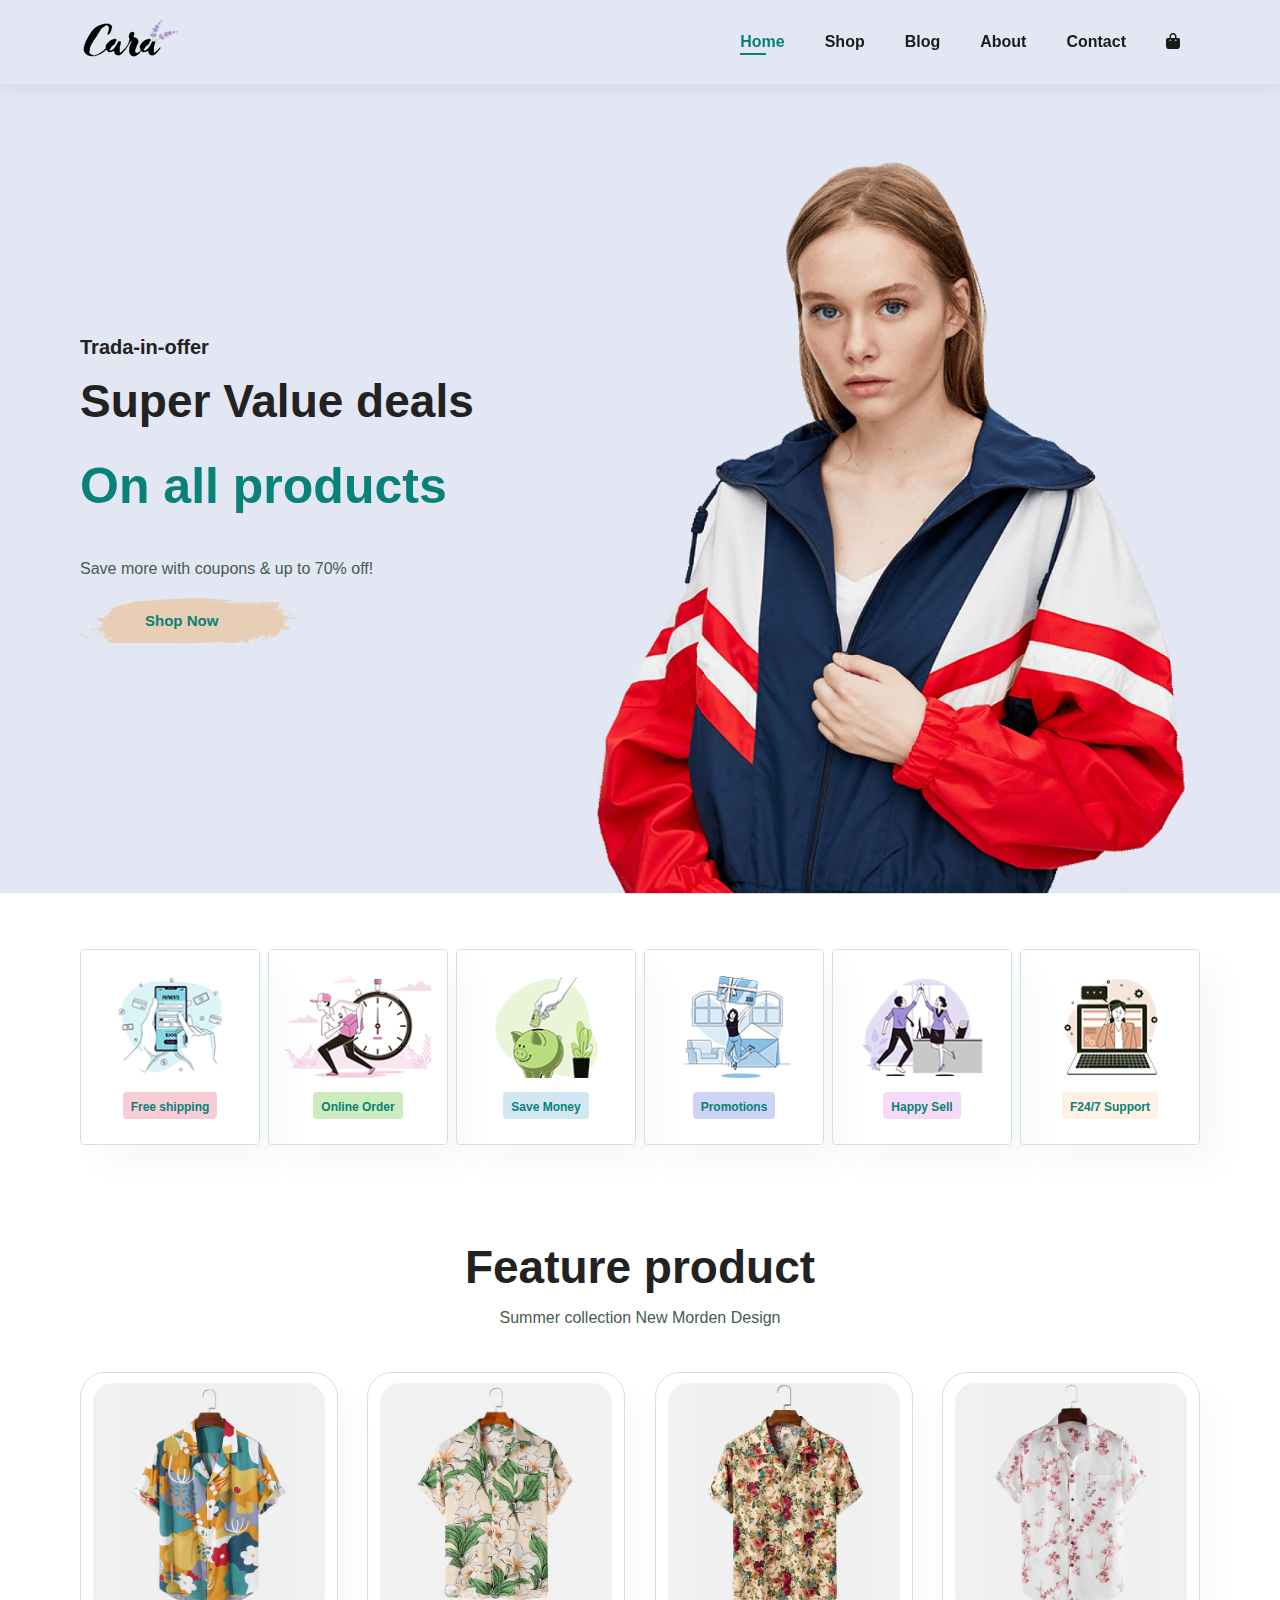
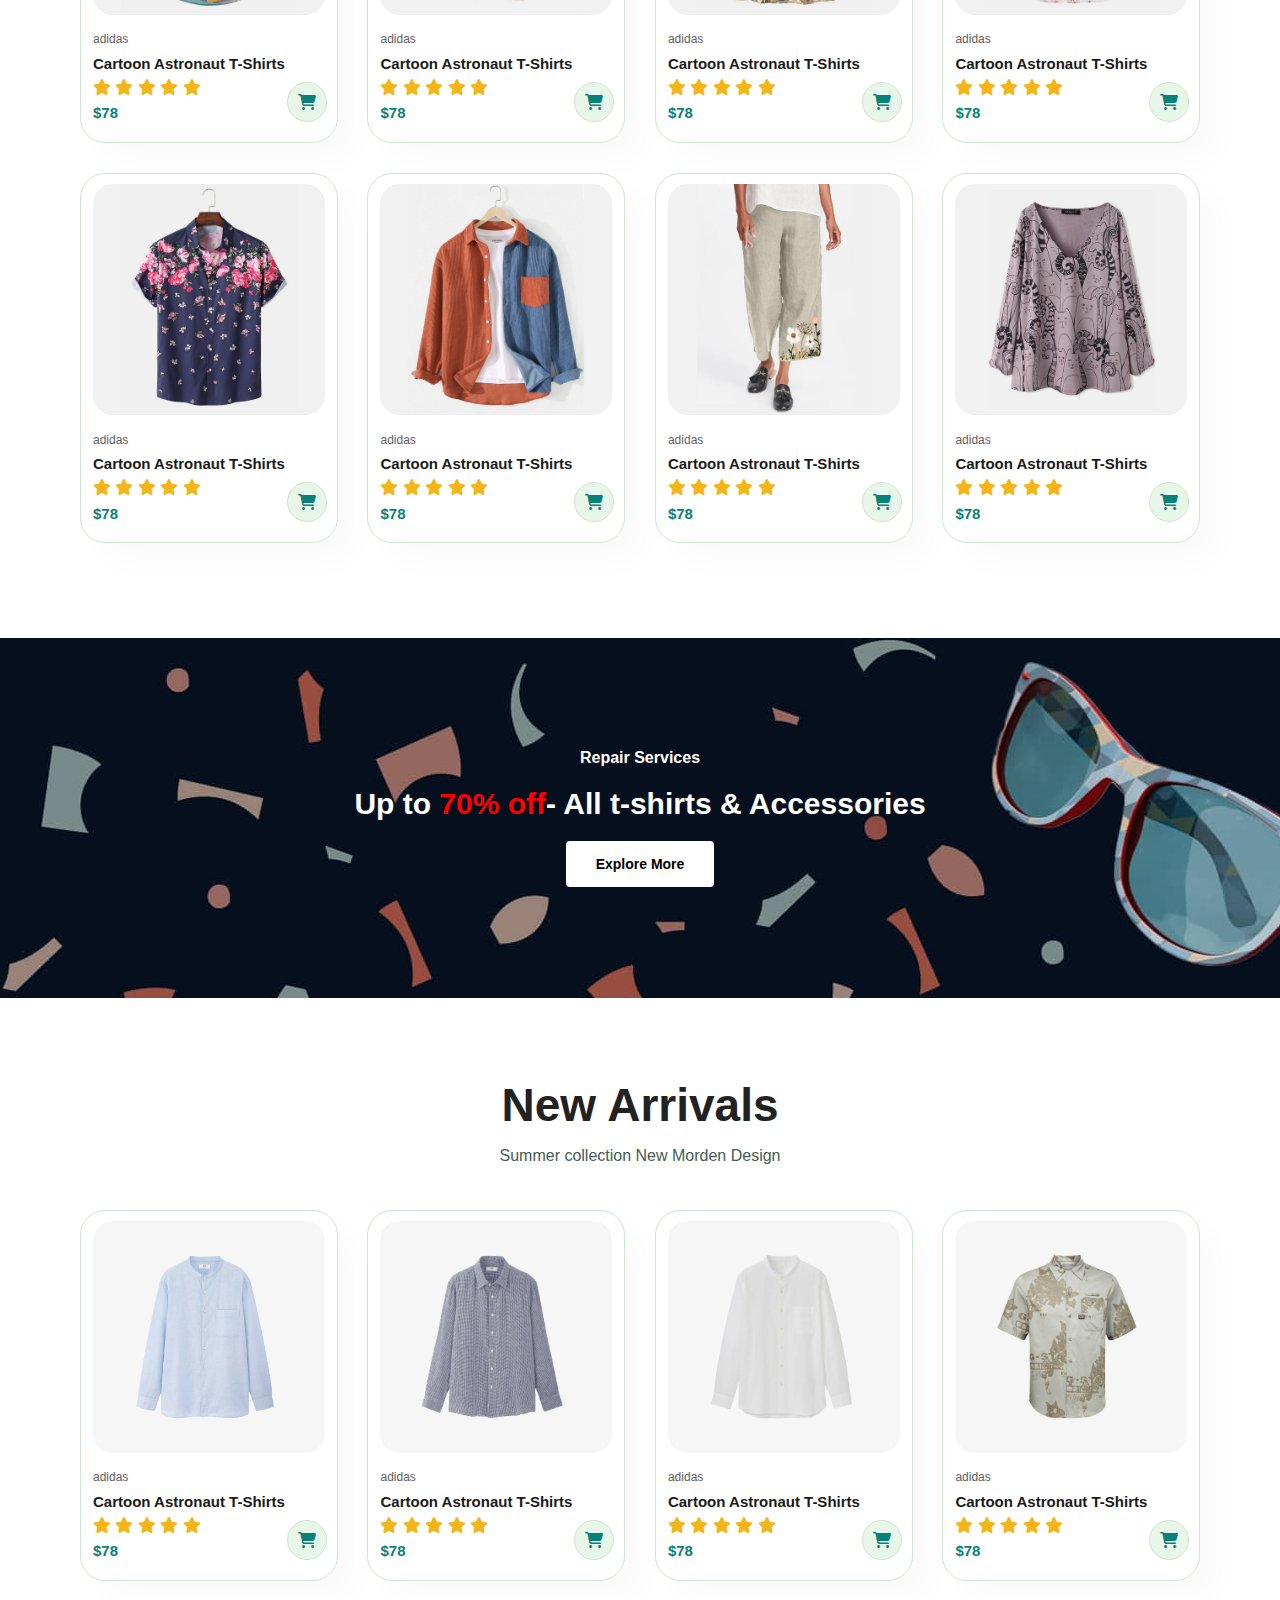
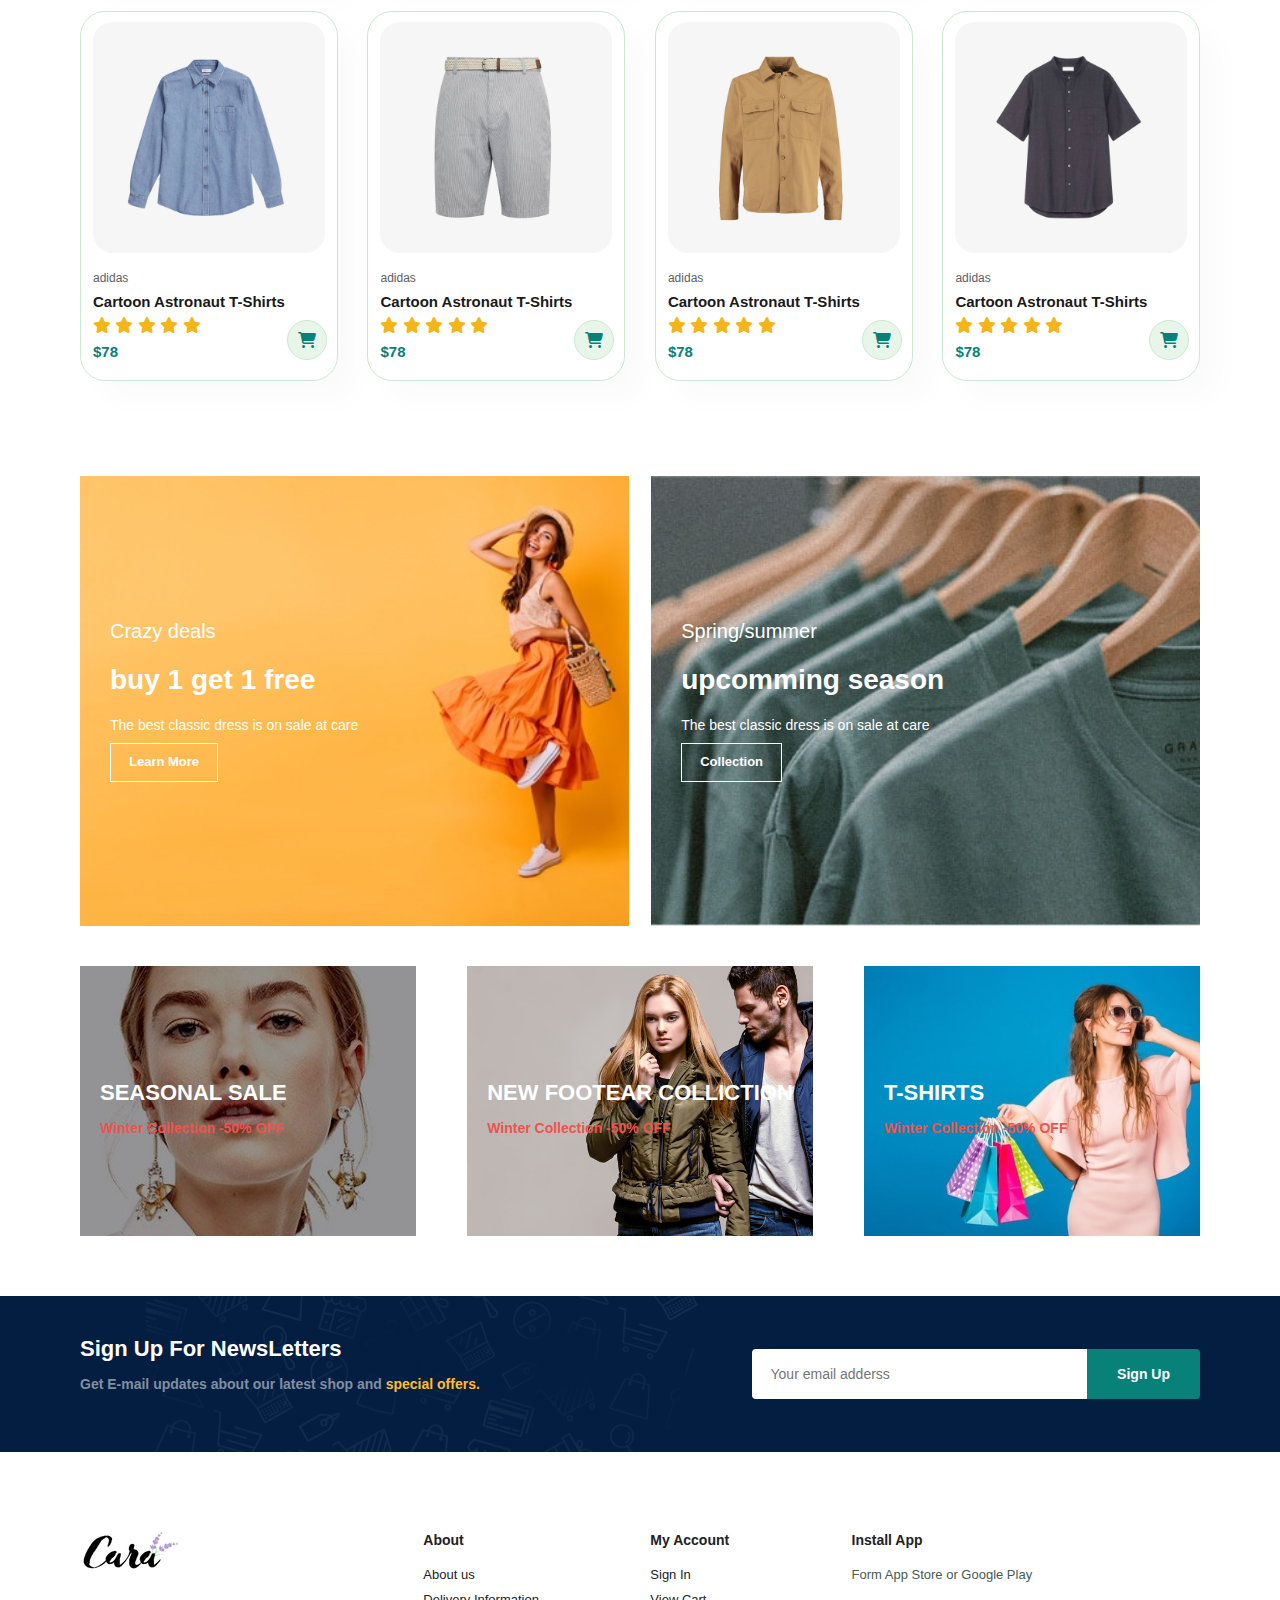
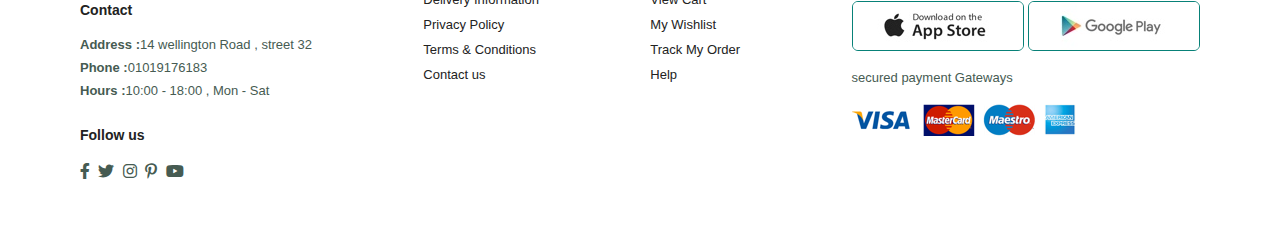
<file: index.html>
<!DOCTYPE html>
<html lang="en">
<head>
    <meta charset="UTF-8">
    <meta name="viewport" content="width=device-width, initial-scale=1.0">
    <link rel="stylesheet" href="css/normalize.css">
    <link rel="stylesheet" href="css/style.css">
    <link rel="stylesheet" href="css/all.min.css">
    <title>Ecommerce</title>
    <link rel="shortcut icon" href="img/ecommerce.png" type="image/x-icon">
</head>
<body>
    <section id="header">
        <a href="#"><img src="img/logo.png" alt="logo" class="logo"></a>
        <div>
            <ul id="navbar">
                <li><a class="active" href="index.html">Home</a></li>
                <li><a  href="shop.html">Shop</a></li>
                <li><a href="blog.html">Blog</a></li>
                <li><a href="about.html">About</a></li>
                <li><a href="contact.html">Contact</a></li>
                <li id="lg-bag"><a href="cart.html"><i class="fa-solid fa-bag-shopping"></i></a></li>
                <a href="#" id="close"><i class="fa-solid fa-xmark"></i></a>
            </ul>
        </div>
        <div class="mobile">
            <a href="cart.html"><i class="fa-solid fa-bag-shopping"></i></a>
            <i id="bar" class="fas fa-outdent"></i>
        </div>
    </section>
    <section id="hero">
        <h4>Trada-in-offer</h4>
        <h2>Super Value deals</h2>
        <h1>On all products</h1>
        <p>Save more with coupons & up to 70% off!</p>
        <button>Shop Now</button>
    </section>
    <section id="feature" class="section-p1">
        <div class="fe-box">
            <img src="./img/features/f1.png" alt="">
            <h6>Free shipping</h6>
        </div>
        <div class="fe-box">
            <img src="./img/features/f2.png" alt="">
            <h6>Online Order</h6>
        </div>
        <div class="fe-box">
            <img src="./img/features/f3.png" alt="">
            <h6>Save Money</h6>
        </div>
        <div class="fe-box">
            <img src="./img/features/f4.png" alt="">
            <h6>Promotions</h6>
        </div>
        <div class="fe-box">
            <img src="./img/features/f5.png" alt="">
            <h6>Happy Sell</h6>
        </div>
        <div class="fe-box">
            <img src="./img/features/f6.png" alt="">
            <h6>F24/7 Support</h6>
        </div>
    </section>
    <section id="product1" class="section-p1">
        <h2>Feature product</h2>
        <p>Summer collection New Morden Design</p>
        <div class="pro-container">
            <div class="pro">
                <img src="img/products/f1.jpg" alt="">
                <div class="des">
                    <span>adidas</span>
                    <h5>Cartoon Astronaut T-Shirts</h5>
                    <div class="star">
                        <i class="fas fa-star"></i>
                        <i class="fas fa-star"></i>
                        <i class="fas fa-star"></i>
                        <i class="fas fa-star"></i>
                        <i class="fas fa-star"></i>
                    </div>
                    <h4>$78</h4>
                </div>
                <a href="#"><i class="fa-solid fa-cart-shopping" ></i></a>
            </div>
            <div class="pro">
                <img src="img/products/f2.jpg" alt="">
                <div class="des">
                    <span>adidas</span>
                    <h5>Cartoon Astronaut T-Shirts</h5>
                    <div class="star">
                        <i class="fas fa-star"></i>
                        <i class="fas fa-star"></i>
                        <i class="fas fa-star"></i>
                        <i class="fas fa-star"></i>
                        <i class="fas fa-star"></i>
                    </div>
                    <h4>$78</h4>
                </div>
                <a href="#"><i class="fa-solid fa-cart-shopping" ></i></a>
            </div>
            <div class="pro">
                <img src="img/products/f3.jpg" alt="">
                <div class="des">
                    <span>adidas</span>
                    <h5>Cartoon Astronaut T-Shirts</h5>
                    <div class="star">
                        <i class="fas fa-star"></i>
                        <i class="fas fa-star"></i>
                        <i class="fas fa-star"></i>
                        <i class="fas fa-star"></i>
                        <i class="fas fa-star"></i>
                    </div>
                    <h4>$78</h4>
                </div>
                <a href="#"><i class="fa-solid fa-cart-shopping" ></i></a>
            </div>
            <div class="pro">
                <img src="img/products/f4.jpg" alt="">
                <div class="des">
                    <span>adidas</span>
                    <h5>Cartoon Astronaut T-Shirts</h5>
                    <div class="star">
                        <i class="fas fa-star"></i>
                        <i class="fas fa-star"></i>
                        <i class="fas fa-star"></i>
                        <i class="fas fa-star"></i>
                        <i class="fas fa-star"></i>
                    </div>
                    <h4>$78</h4>
                </div>
                <a href="#"><i class="fa-solid fa-cart-shopping" ></i></a>
            </div>
            <div class="pro">
                <img src="img/products/f5.jpg" alt="">
                <div class="des">
                    <span>adidas</span>
                    <h5>Cartoon Astronaut T-Shirts</h5>
                    <div class="star">
                        <i class="fas fa-star"></i>
                        <i class="fas fa-star"></i>
                        <i class="fas fa-star"></i>
                        <i class="fas fa-star"></i>
                        <i class="fas fa-star"></i>
                    </div>
                    <h4>$78</h4>
                </div>
                <a href="#"><i class="fa-solid fa-cart-shopping" ></i></a>
            </div>
            <div class="pro">
                <img src="img/products/f6.jpg" alt="">
                <div class="des">
                    <span>adidas</span>
                    <h5>Cartoon Astronaut T-Shirts</h5>
                    <div class="star">
                        <i class="fas fa-star"></i>
                        <i class="fas fa-star"></i>
                        <i class="fas fa-star"></i>
                        <i class="fas fa-star"></i>
                        <i class="fas fa-star"></i>
                    </div>
                    <h4>$78</h4>
                </div>
                <a href="#"><i class="fa-solid fa-cart-shopping" ></i></a>
            </div>
            <div class="pro">
                <img src="img/products/f7.jpg" alt="">
                <div class="des">
                    <span>adidas</span>
                    <h5>Cartoon Astronaut T-Shirts</h5>
                    <div class="star">
                        <i class="fas fa-star"></i>
                        <i class="fas fa-star"></i>
                        <i class="fas fa-star"></i>
                        <i class="fas fa-star"></i>
                        <i class="fas fa-star"></i>
                    </div>
                    <h4>$78</h4>
                </div>
                <a href="#"><i class="fa-solid fa-cart-shopping" ></i></a>
            </div>
            <div class="pro">
                <img src="img/products/f8.jpg" alt="">
                <div class="des">
                    <span>adidas</span>
                    <h5>Cartoon Astronaut T-Shirts</h5>
                    <div class="star">
                        <i class="fas fa-star"></i>
                        <i class="fas fa-star"></i>
                        <i class="fas fa-star"></i>
                        <i class="fas fa-star"></i>
                        <i class="fas fa-star"></i>
                    </div>
                    <h4>$78</h4>
                </div>
                <a href="#"><i class="fa-solid fa-cart-shopping" ></i></a>
            </div>
        </div>
    </section>
    <section id="banner" class="section-m1 ">
        <h4>Repair Services</h4>
        <h2>Up to <span>70% off</span>- All t-shirts & Accessories</h2>
        <button class="normal">Explore More</button>
    </section>
    <section id="product1" class="section-p1">
        <h2>New Arrivals</h2>
        <p>Summer collection New Morden Design</p>
        <div class="pro-container">
            <div class="pro">
                <img src="img/products/n1.jpg" alt="">
                <div class="des">
                    <span>adidas</span>
                    <h5>Cartoon Astronaut T-Shirts</h5>
                    <div class="star">
                        <i class="fas fa-star"></i>
                        <i class="fas fa-star"></i>
                        <i class="fas fa-star"></i>
                        <i class="fas fa-star"></i>
                        <i class="fas fa-star"></i>
                    </div>
                    <h4>$78</h4>
                </div>
                <a href="#"><i class="fa-solid fa-cart-shopping" ></i></a>
            </div>
            <div class="pro">
                <img src="img/products/n2.jpg" alt="">
                <div class="des">
                    <span>adidas</span>
                    <h5>Cartoon Astronaut T-Shirts</h5>
                    <div class="star">
                        <i class="fas fa-star"></i>
                        <i class="fas fa-star"></i>
                        <i class="fas fa-star"></i>
                        <i class="fas fa-star"></i>
                        <i class="fas fa-star"></i>
                    </div>
                    <h4>$78</h4>
                </div>
                <a href="#"><i class="fa-solid fa-cart-shopping" ></i></a>
            </div>
            <div class="pro">
                <img src="img/products/n3.jpg" alt="">
                <div class="des">
                    <span>adidas</span>
                    <h5>Cartoon Astronaut T-Shirts</h5>
                    <div class="star">
                        <i class="fas fa-star"></i>
                        <i class="fas fa-star"></i>
                        <i class="fas fa-star"></i>
                        <i class="fas fa-star"></i>
                        <i class="fas fa-star"></i>
                    </div>
                    <h4>$78</h4>
                </div>
                <a href="#"><i class="fa-solid fa-cart-shopping" ></i></a>
            </div>
            <div class="pro">
                <img src="img/products/n4.jpg" alt="">
                <div class="des">
                    <span>adidas</span>
                    <h5>Cartoon Astronaut T-Shirts</h5>
                    <div class="star">
                        <i class="fas fa-star"></i>
                        <i class="fas fa-star"></i>
                        <i class="fas fa-star"></i>
                        <i class="fas fa-star"></i>
                        <i class="fas fa-star"></i>
                    </div>
                    <h4>$78</h4>
                </div>
                <a href="#"><i class="fa-solid fa-cart-shopping" ></i></a>
            </div>
            <div class="pro">
                <img src="img/products/n5.jpg" alt="">
                <div class="des">
                    <span>adidas</span>
                    <h5>Cartoon Astronaut T-Shirts</h5>
                    <div class="star">
                        <i class="fas fa-star"></i>
                        <i class="fas fa-star"></i>
                        <i class="fas fa-star"></i>
                        <i class="fas fa-star"></i>
                        <i class="fas fa-star"></i>
                    </div>
                    <h4>$78</h4>
                </div>
                <a href="#"><i class="fa-solid fa-cart-shopping" ></i></a>
            </div>
            <div class="pro">
                <img src="img/products/n6.jpg" alt="">
                <div class="des">
                    <span>adidas</span>
                    <h5>Cartoon Astronaut T-Shirts</h5>
                    <div class="star">
                        <i class="fas fa-star"></i>
                        <i class="fas fa-star"></i>
                        <i class="fas fa-star"></i>
                        <i class="fas fa-star"></i>
                        <i class="fas fa-star"></i>
                    </div>
                    <h4>$78</h4>
                </div>
                <a href="#"><i class="fa-solid fa-cart-shopping" ></i></a>
            </div>
            <div class="pro">
                <img src="img/products/n7.jpg" alt="">
                <div class="des">
                    <span>adidas</span>
                    <h5>Cartoon Astronaut T-Shirts</h5>
                    <div class="star">
                        <i class="fas fa-star"></i>
                        <i class="fas fa-star"></i>
                        <i class="fas fa-star"></i>
                        <i class="fas fa-star"></i>
                        <i class="fas fa-star"></i>
                    </div>
                    <h4>$78</h4>
                </div>
                <a href="#"><i class="fa-solid fa-cart-shopping" ></i></a>
            </div>
            <div class="pro">
                <img src="img/products/n8.jpg" alt="">
                <div class="des">
                    <span>adidas</span>
                    <h5>Cartoon Astronaut T-Shirts</h5>
                    <div class="star">
                        <i class="fas fa-star"></i>
                        <i class="fas fa-star"></i>
                        <i class="fas fa-star"></i>
                        <i class="fas fa-star"></i>
                        <i class="fas fa-star"></i>
                    </div>
                    <h4>$78</h4>
                </div>
                <a href="#"><i class="fa-solid fa-cart-shopping" ></i></a>
            </div>
        </div>
    </section>
    <section id="sm-banner" class="section-p1">
        <div class="banner-box">
            <h4>Crazy deals</h4>
            <h2>buy 1 get 1 free</h2>
            <span>The best classic dress is on sale at care</span>
            <button class="white">Learn More</button>
        </div>
        <div class="banner-box banner-box2">
            <h4>Spring/summer</h4>
            <h2>upcomming season</h2>
            <span>The best classic dress is on sale at care</span>
            <button class="white">Collection</button>
        </div>
    </section>
    <section id="banner3">
        <div class="banner-box">
            <h2>SEASONAL SALE</h2>
            <h3>Winter Collection -50% OFF</h3>
        </div>
        <div class="banner-box">
            <h2>NEW FOOTEAR COLLICTION</h2>
            <h3>Winter Collection -50% OFF</h3>
        </div>
        <div class="banner-box">
            <h2>T-SHIRTS</h2>
            <h3>Winter Collection -50% OFF</h3>
        </div>
    </section>
    <section id="newsLetter" class="section-p1 section-m1">
        <div class="newstext">
            <h4>Sign Up For NewsLetters</h4>
            <p>Get E-mail updates about our latest shop and <span>special offers.</span></p>
        </div>
        <div class="form">
            <input type="text" placeholder="Your email adderss">
            <button class="normal">Sign Up</button>
        </div>
    </section>
    <footer class="section-p1">
        <div class="col">
            <img class="logo" src="img/logo.png" alt="#">
            <h4>Contact</h4>
            <p><strong>Address :</strong>14 wellington Road , street 32</p>
            <p><strong>Phone :</strong>01019176183</p>
            <p><strong>Hours :</strong>10:00 - 18:00 , Mon - Sat</p>
            <div class="follow">
                <h4>Follow us</h4>
                <div class="icon">
                    <i class="fab fa-facebook-f"></i>
                    <i class="fab fa-twitter"></i>
                    <i class=" fab fa-instagram"></i>
                    <i class="fab fa-pinterest-p"></i>
                    <i class="fab fa-youtube"></i>
                </div>
            </div>
        </div>
        <div class="col">
            <h4>About</h4>
                <a href="#">About us</a>
                <a href="#">Delivery Information</a>
                <a href="#">Privacy Policy</a>
                <a href="#">Terms & Conditions</a>
                <a href="#">Contact us</a>
        </div>
        <div class="col">
            <h4>My Account</h4>
                <a href="#">Sign In</a>
                <a href="#">View Cart</a>
                <a href="#">My Wishlist</a>
                <a href="#">Track My Order</a>
                <a href="#">Help</a>
        </div>
        <div class="col install">
            <h4>Install App</h4>
            <p>Form App Store or Google Play</p>
            <div class="row">
                <img src="img/pay/app.jpg" alt="">
                <img src="img/pay/play.jpg" alt="">
            </div>
            <p>secured payment Gateways</p>
            <img src="img/pay/pay.png" alt="">
        </div>

    </footer>
    <script src="script.js"></script>
</body>
</html>
</file>
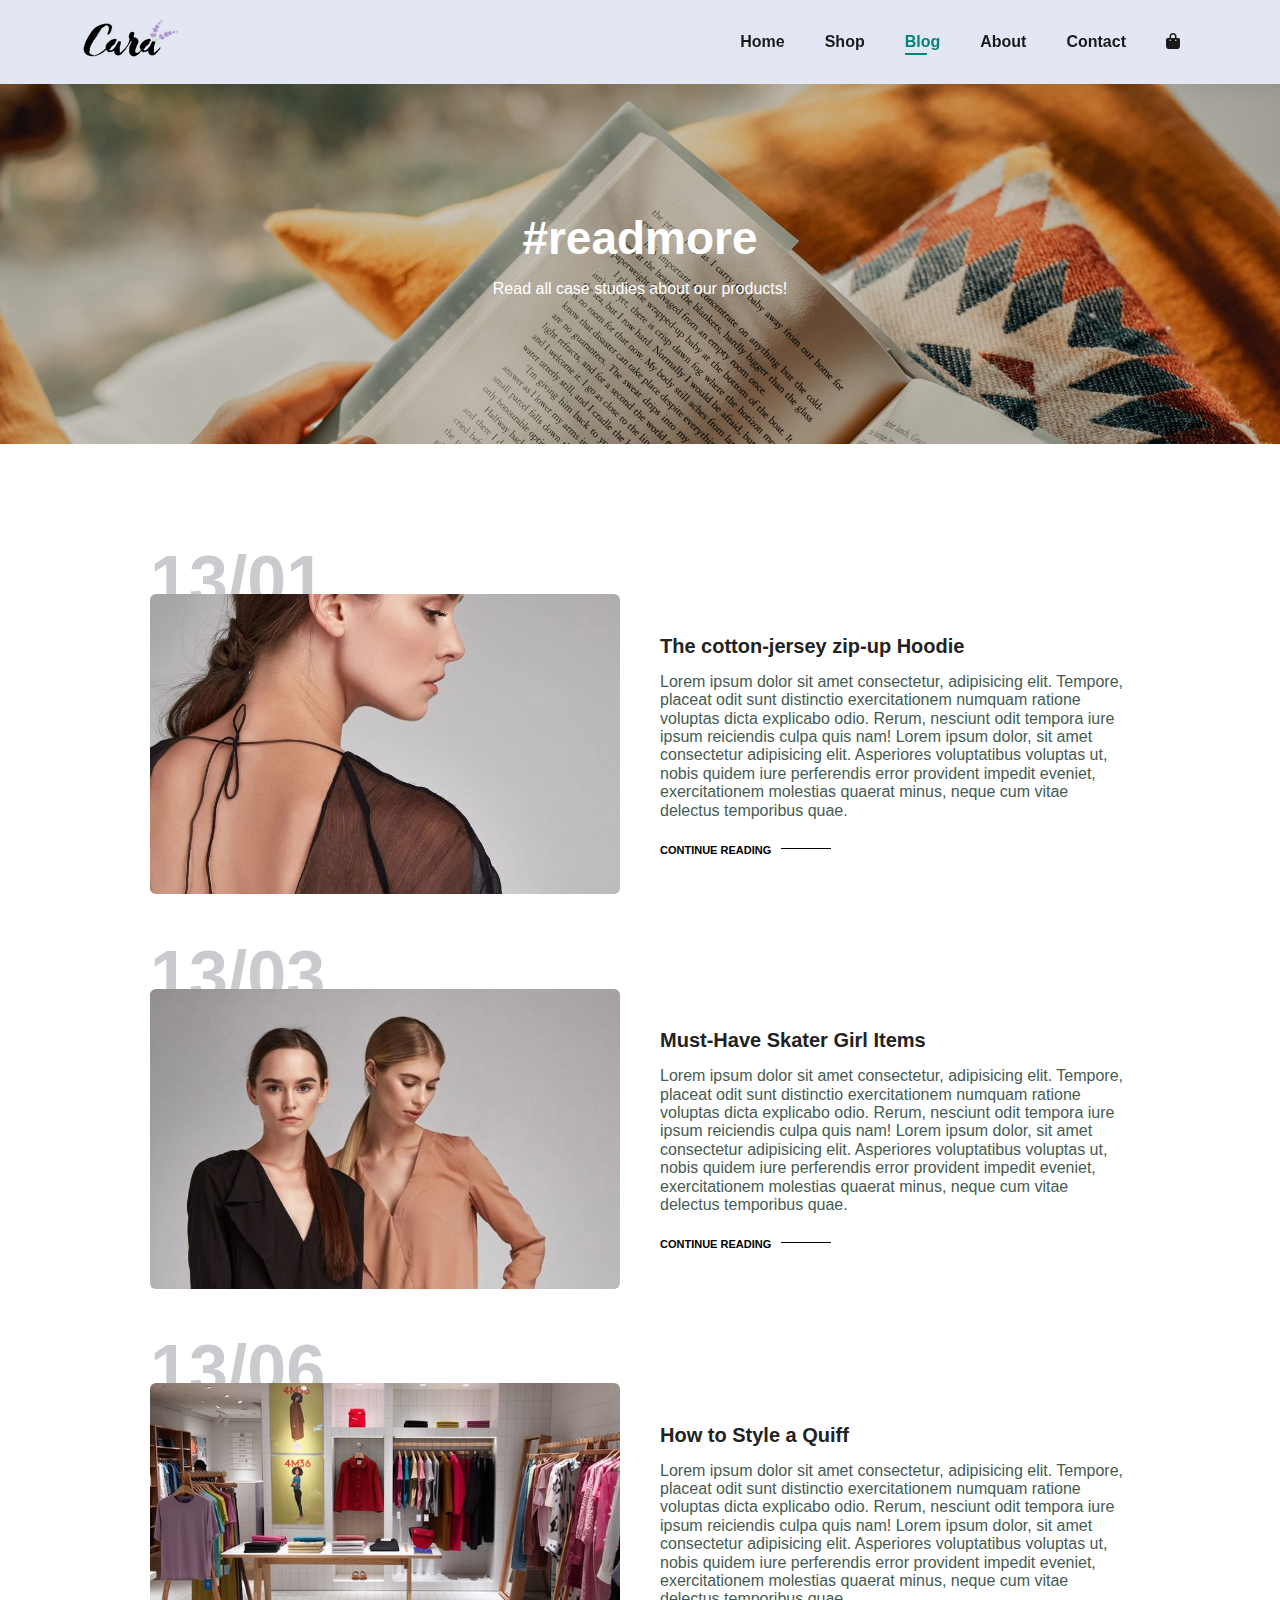
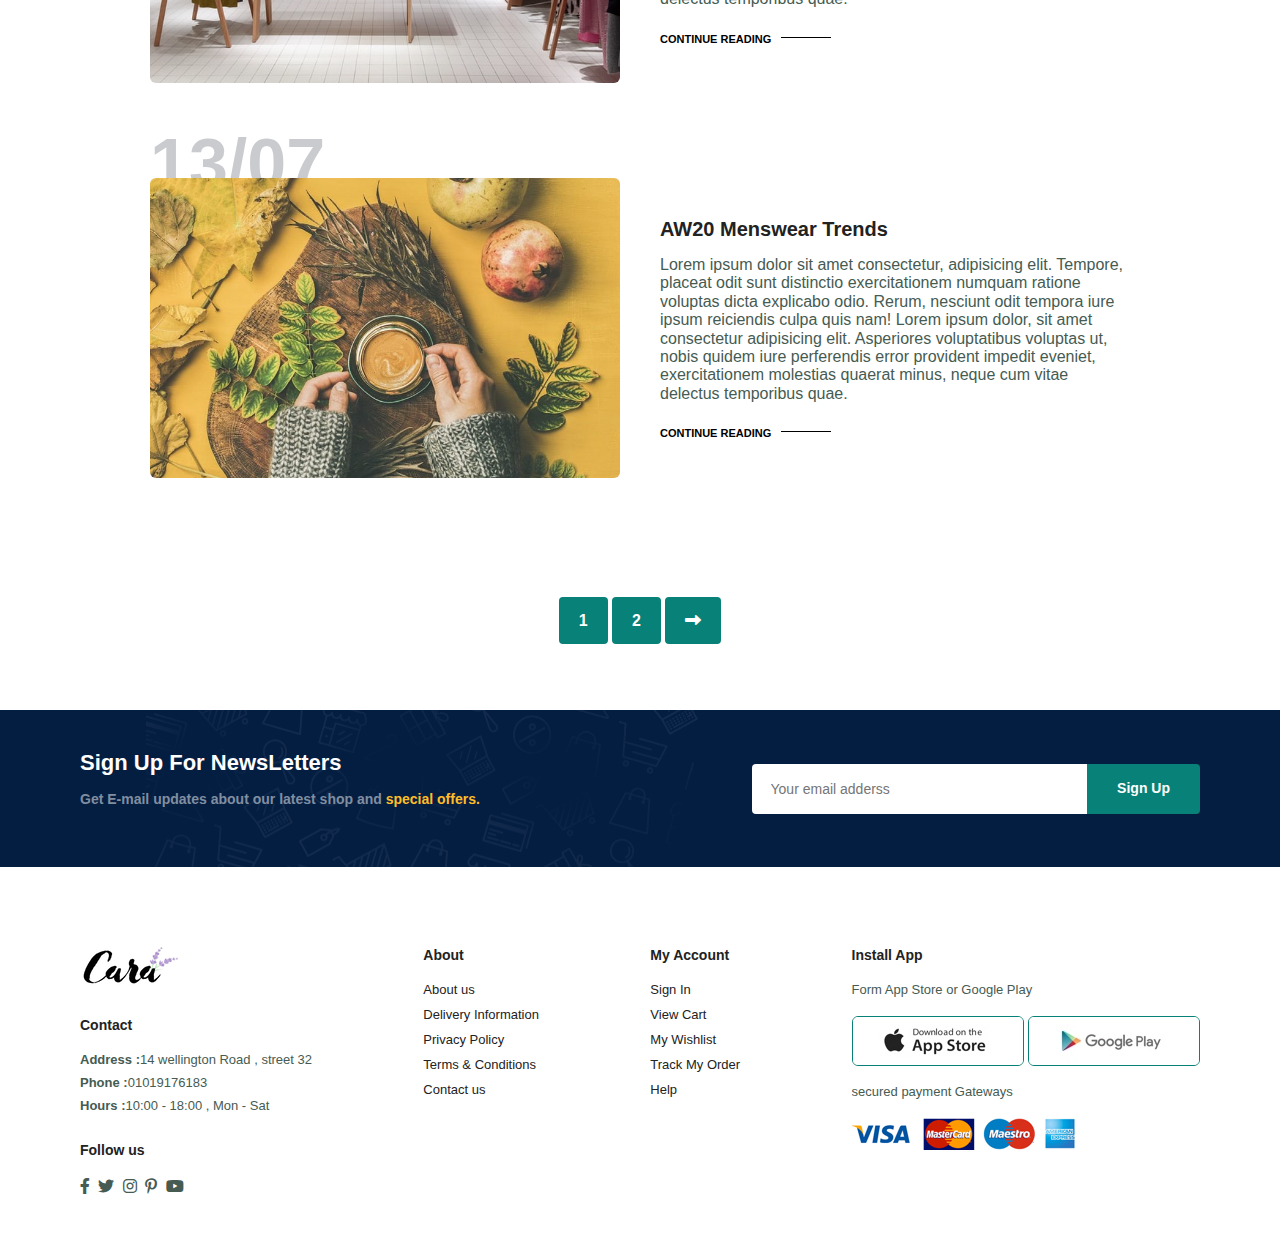
<file: blog.html>
<!DOCTYPE html>
<html lang="en">
<head>
    <meta charset="UTF-8">
    <meta name="viewport" content="width=device-width, initial-scale=1.0">
    <link rel="stylesheet" href="css/normalize.css">
    <link rel="stylesheet" href="css/style.css">
    <link rel="stylesheet" href="css/all.min.css">
    <title>Ecommerce</title>
    <link rel="shortcut icon" href="img/ecommerce.png" type="image/x-icon">
</head>
<body>
    <section id="header">
        <a href="#"><img src="img/logo.png" alt="logo" class="logo"></a>
        <div>
            <ul id="navbar">
                <li><a href="index.html">Home</a></li>
                <li><a href="shop.html">Shop</a></li>
                <li><a href="blog.html" class="active" >Blog</a></li>
                <li><a href="about.html">About</a></li>
                <li><a href="contact.html">Contact</a></li>
                <li id="lg-bag"><a href="cart.html"><i class="fa-solid fa-bag-shopping"></i></a></li>
                <a href="#" id="close"><i class="fa-solid fa-xmark"></i></a>
            </ul>
        </div>
        <div class="mobile">
            <a href="cart.html"><i class="fa-solid fa-bag-shopping"></i></a>
            <i id="bar" class="fas fa-outdent"></i>
        </div>
    </section>
    <section id="blog-header" >
        <h2>#readmore</h2>
        <p>Read all case studies about our products!</p>
    </section>
    <section id="blog">
        <div class="blog-box">
            <div class="blog-img">
                <img src="img/blog/b1.jpg" alt="">
            </div>
            <div class="blog-details">
                <h4>The cotton-jersey zip-up Hoodie</h4>
                <p>Lorem ipsum dolor sit amet consectetur, adipisicing elit. Tempore, placeat odit sunt distinctio exercitationem numquam ratione voluptas dicta explicabo odio. Rerum, nesciunt odit tempora iure ipsum reiciendis culpa quis nam! Lorem ipsum dolor, sit amet consectetur adipisicing elit. Asperiores voluptatibus voluptas ut, nobis quidem iure perferendis error provident impedit eveniet, exercitationem molestias quaerat minus, neque cum vitae delectus temporibus quae.</p>
                <a href="#">CONTINUE READING</a>
            </div>
            <h1>13/01</h1>
        </div>
        <div class="blog-box">
            <div class="blog-img">
                <img src="img/blog/b2.jpg" alt="">
            </div>
            <div class="blog-details">
                <h4>Must-Have Skater Girl Items</h4>
                <p>Lorem ipsum dolor sit amet consectetur, adipisicing elit. Tempore, placeat odit sunt distinctio exercitationem numquam ratione voluptas dicta explicabo odio. Rerum, nesciunt odit tempora iure ipsum reiciendis culpa quis nam! Lorem ipsum dolor, sit amet consectetur adipisicing elit. Asperiores voluptatibus voluptas ut, nobis quidem iure perferendis error provident impedit eveniet, exercitationem molestias quaerat minus, neque cum vitae delectus temporibus quae.</p>
                <a href="#">CONTINUE READING</a>
            </div>
            <h1>13/03</h1>
        </div>
        <div class="blog-box">
            <div class="blog-img">
                <img src="img/blog/b3.jpg" alt="">
            </div>
            <div class="blog-details">
                <h4>How to Style a Quiff</h4>
                <p>Lorem ipsum dolor sit amet consectetur, adipisicing elit. Tempore, placeat odit sunt distinctio exercitationem numquam ratione voluptas dicta explicabo odio. Rerum, nesciunt odit tempora iure ipsum reiciendis culpa quis nam! Lorem ipsum dolor, sit amet consectetur adipisicing elit. Asperiores voluptatibus voluptas ut, nobis quidem iure perferendis error provident impedit eveniet, exercitationem molestias quaerat minus, neque cum vitae delectus temporibus quae.</p>
                <a href="#">CONTINUE READING</a>
            </div>
            <h1>13/06</h1>
        </div>
        <div class="blog-box">
            <div class="blog-img">
                <img src="img/blog/b6.jpg" alt="">
            </div>
            <div class="blog-details">
                <h4>AW20 Menswear Trends</h4>
                <p>Lorem ipsum dolor sit amet consectetur, adipisicing elit. Tempore, placeat odit sunt distinctio exercitationem numquam ratione voluptas dicta explicabo odio. Rerum, nesciunt odit tempora iure ipsum reiciendis culpa quis nam! Lorem ipsum dolor, sit amet consectetur adipisicing elit. Asperiores voluptatibus voluptas ut, nobis quidem iure perferendis error provident impedit eveniet, exercitationem molestias quaerat minus, neque cum vitae delectus temporibus quae.</p>
                <a href="#">CONTINUE READING</a>
            </div>
            <h1>13/07</h1>
        </div>
    </section>
    <section id="pagination" class="section-p1">
        <a href="#">1</a>
        <a href="#">2</a>
        <a href="#"><i class="fa-solid fa-right-long"></i></a>
    </section>
    <section id="newsLetter" class="section-p1 section-m1">
        <div class="newstext">
            <h4>Sign Up For NewsLetters</h4>
            <p>Get E-mail updates about our latest shop and <span>special offers.</span></p>
        </div>
        <div class="form">
            <input type="text" placeholder="Your email adderss">
            <button class="normal">Sign Up</button>
        </div>
    </section>
    <footer class="section-p1">
        <div class="col">
            <img class="logo" src="img/logo.png" alt="#">
            <h4>Contact</h4>
            <p><strong>Address :</strong>14 wellington Road , street 32</p>
            <p><strong>Phone :</strong>01019176183</p>
            <p><strong>Hours :</strong>10:00 - 18:00 , Mon - Sat</p>
            <div class="follow">
                <h4>Follow us</h4>
                <div class="icon">
                    <i class="fab fa-facebook-f"></i>
                    <i class="fab fa-twitter"></i>
                    <i class=" fab fa-instagram"></i>
                    <i class="fab fa-pinterest-p"></i>
                    <i class="fab fa-youtube"></i>
                </div>
            </div>
        </div>
        <div class="col">
            <h4>About</h4>
                <a href="#">About us</a>
                <a href="#">Delivery Information</a>
                <a href="#">Privacy Policy</a>
                <a href="#">Terms & Conditions</a>
                <a href="#">Contact us</a>
        </div>
        <div class="col">
            <h4>My Account</h4>
                <a href="#">Sign In</a>
                <a href="#">View Cart</a>
                <a href="#">My Wishlist</a>
                <a href="#">Track My Order</a>
                <a href="#">Help</a>
        </div>
        <div class="col install">
            <h4>Install App</h4>
            <p>Form App Store or Google Play</p>
            <div class="row">
                <img src="img/pay/app.jpg" alt="">
                <img src="img/pay/play.jpg" alt="">
            </div>
            <p>secured payment Gateways</p>
            <img src="img/pay/pay.png" alt="">
        </div>

    </footer>
    <script src="script.js"></script>
</body>
</html>
</file>
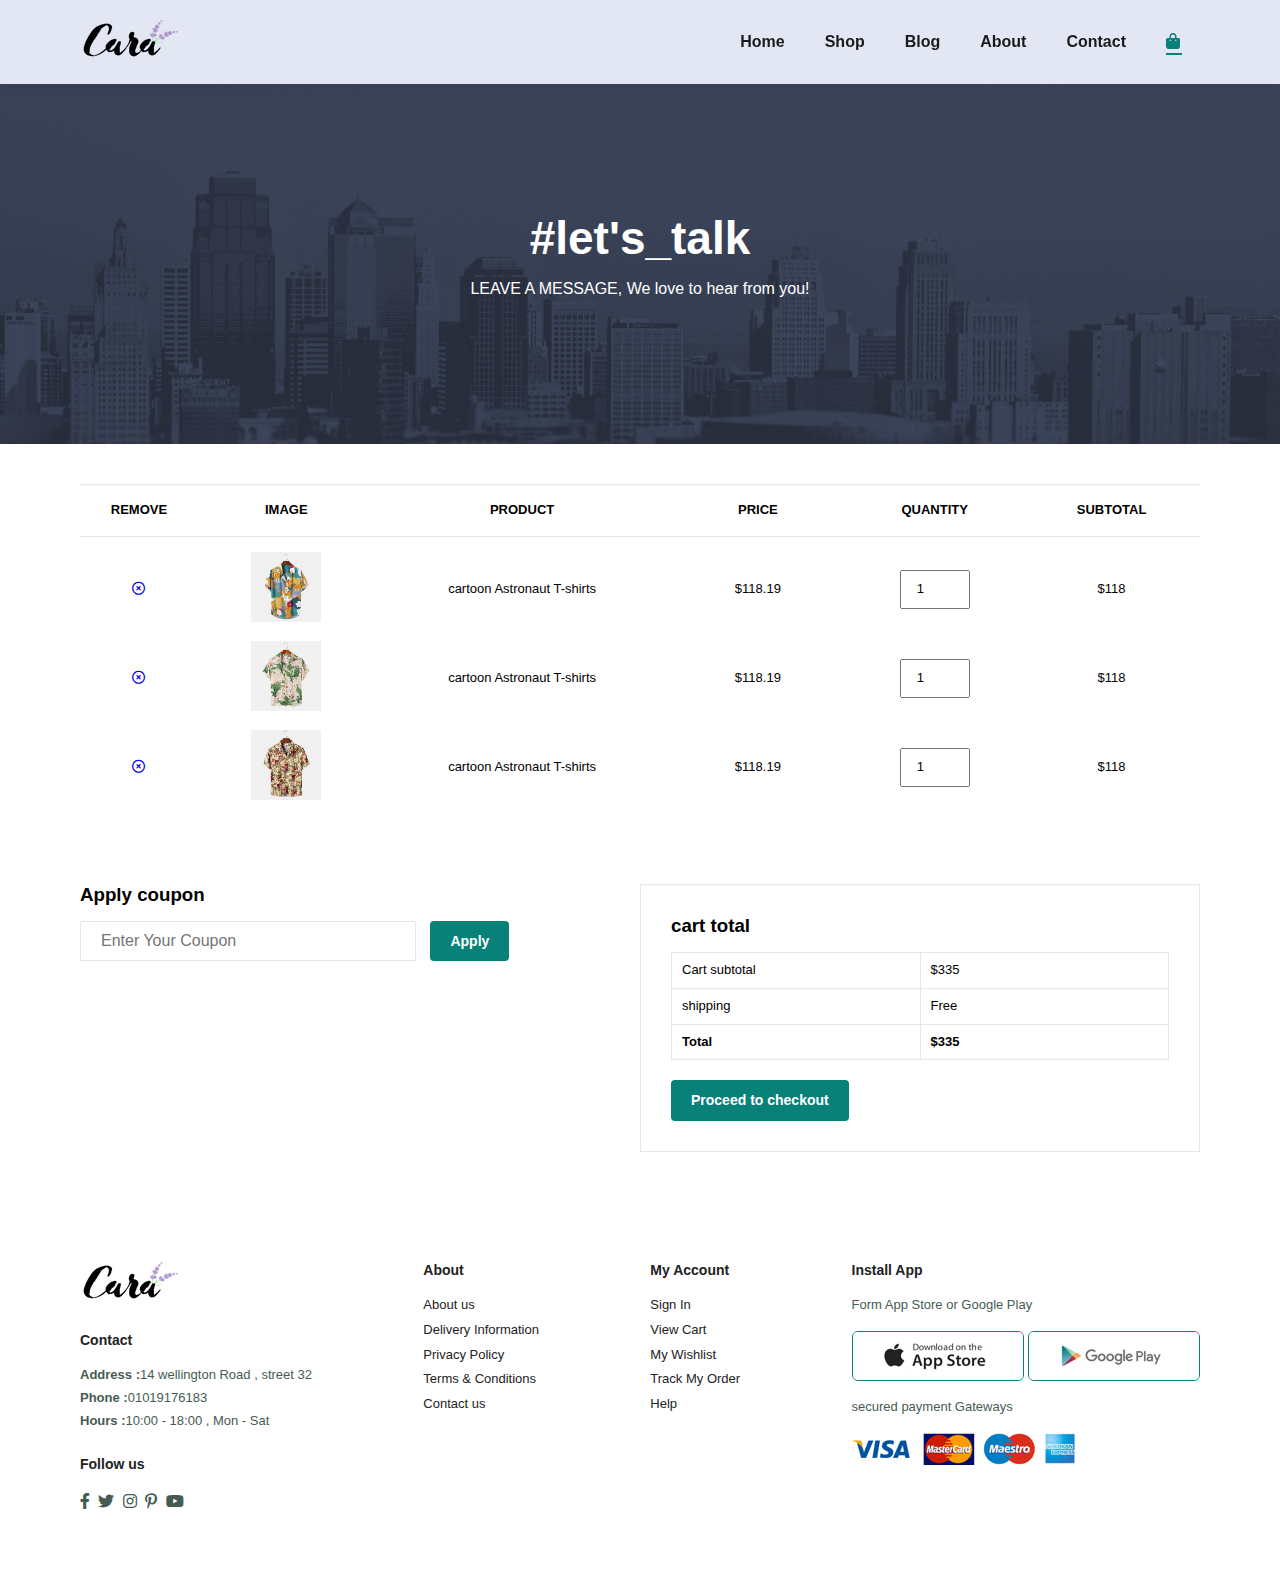
<file: cart.html>
<!DOCTYPE html>
<html lang="en">
<head>
    <meta charset="UTF-8">
    <meta name="viewport" content="width=device-width, initial-scale=1.0">
    <link rel="stylesheet" href="css/normalize.css">
    <link rel="stylesheet" href="css/style.css">
    <link rel="stylesheet" href="css/all.min.css">
    <title>Ecommerce</title>
    <link rel="shortcut icon" href="img/ecommerce.png" type="image/x-icon">
</head>
<body>
    <section id="header">
        <a href="#"><img src="img/logo.png" alt="logo" class="logo"></a>
        <div>
            <ul id="navbar">
                <li><a href="index.html">Home</a></li>
                <li><a href="shop.html">Shop</a></li>
                <li><a href="blog.html">Blog</a></li>
                <li><a href="about.html">About</a></li>
                <li><a href="contact.html">Contact</a></li>
                <li id="lg-bag"><a href="cart.html" class="active"  ><i class="fa-solid fa-bag-shopping"></i></a></li>
                <a href="#" id="close"><i class="fa-solid fa-xmark"></i></a>
            </ul>
        </div>
        <div class="mobile">
            <a href="cart.html"><i class="fa-solid fa-bag-shopping"></i></a>
            <i id="bar" class="fas fa-outdent"></i>
        </div>
    </section>
    <section id="about-header" >
        <h2>#let's_talk</h2>
        <p>LEAVE A MESSAGE, We love to hear from you!</p>
    </section>
    <section id="cart" class="section-p1">
        <table width="100%">
            <thead>
                <tr>
                    <td>REMOVE</td>
                    <td>IMAGE</td>
                    <td>PRODUCT</td>
                    <td>PRICE</td>
                    <td>QUANTITY</td>
                    <td>SUBTOTAL</td>
                </tr>
            </thead>
            <tbody>
                <tr>
                    <td><a href="#"><i class="fa-regular fa-circle-xmark"></i></a></td>
                    <td><img src="img/products/f1.jpg" alt=""></td>
                    <td>cartoon Astronaut T-shirts</td>
                    <td>$118.19</td>
                    <td><input type="number" value="1"></td>
                    <td>$118</td>
                </tr>
                <tr>
                    <td><a href="#"><i class="fa-regular fa-circle-xmark"></i></a></td>
                    <td><img src="img/products/f2.jpg" alt=""></td>
                    <td>cartoon Astronaut T-shirts</td>
                    <td>$118.19</td>
                    <td><input type="number" value="1"></td>
                    <td>$118</td>
                </tr>
                <tr>
                    <td><a href="#"><i class="fa-regular fa-circle-xmark"></i></a></td>
                    <td><img src="img/products/f3.jpg" alt=""></td>
                    <td>cartoon Astronaut T-shirts</td>
                    <td>$118.19</td>
                    <td><input type="number" value="1"></td>
                    <td>$118</td>
                </tr>
            </tbody>
        </table>
    </section>
    <section id="cart-add" class="section-p1">
        <div id="coupon">
            <h3>Apply coupon</h3>
            <div>
                <input type="text" placeholder="Enter Your Coupon">
                <button class="normal">Apply</button>
            </div>
        </div>
        <div id="subtotal">
            <h3>cart total</h3>
            <table>
                <tr>
                    <td>
                        Cart subtotal
                    </td>
                    <td>
                        $335
                    </td>
                </tr>
                <tr>
                    <td>shipping</td>
                    <td>Free</td>
                </tr>
                <tr>
                    <td><strong>Total</strong></td>
                    <td><strong>$335</strong></td>
                </tr>
            </table>
            <button class="normal">Proceed to checkout</button>
        </div>
    </section>
    <footer class="section-p1">
        <div class="col">
            <img class="logo" src="img/logo.png" alt="#">
            <h4>Contact</h4>
            <p><strong>Address :</strong>14 wellington Road , street 32</p>
            <p><strong>Phone :</strong>01019176183</p>
            <p><strong>Hours :</strong>10:00 - 18:00 , Mon - Sat</p>
            <div class="follow">
                <h4>Follow us</h4>
                <div class="icon">
                    <i class="fab fa-facebook-f"></i>
                    <i class="fab fa-twitter"></i>
                    <i class=" fab fa-instagram"></i>
                    <i class="fab fa-pinterest-p"></i>
                    <i class="fab fa-youtube"></i>
                </div>
            </div>
        </div>
        <div class="col">
            <h4>About</h4>
                <a href="#">About us</a>
                <a href="#">Delivery Information</a>
                <a href="#">Privacy Policy</a>
                <a href="#">Terms & Conditions</a>
                <a href="#">Contact us</a>
        </div>
        <div class="col">
            <h4>My Account</h4>
                <a href="#">Sign In</a>
                <a href="#">View Cart</a>
                <a href="#">My Wishlist</a>
                <a href="#">Track My Order</a>
                <a href="#">Help</a>
        </div>
        <div class="col install">
            <h4>Install App</h4>
            <p>Form App Store or Google Play</p>
            <div class="row">
                <img src="img/pay/app.jpg" alt="">
                <img src="img/pay/play.jpg" alt="">
            </div>
            <p>secured payment Gateways</p>
            <img src="img/pay/pay.png" alt="">
        </div>
    </footer>
    <script src="script.js"></script>
</body>
</html>
</file>
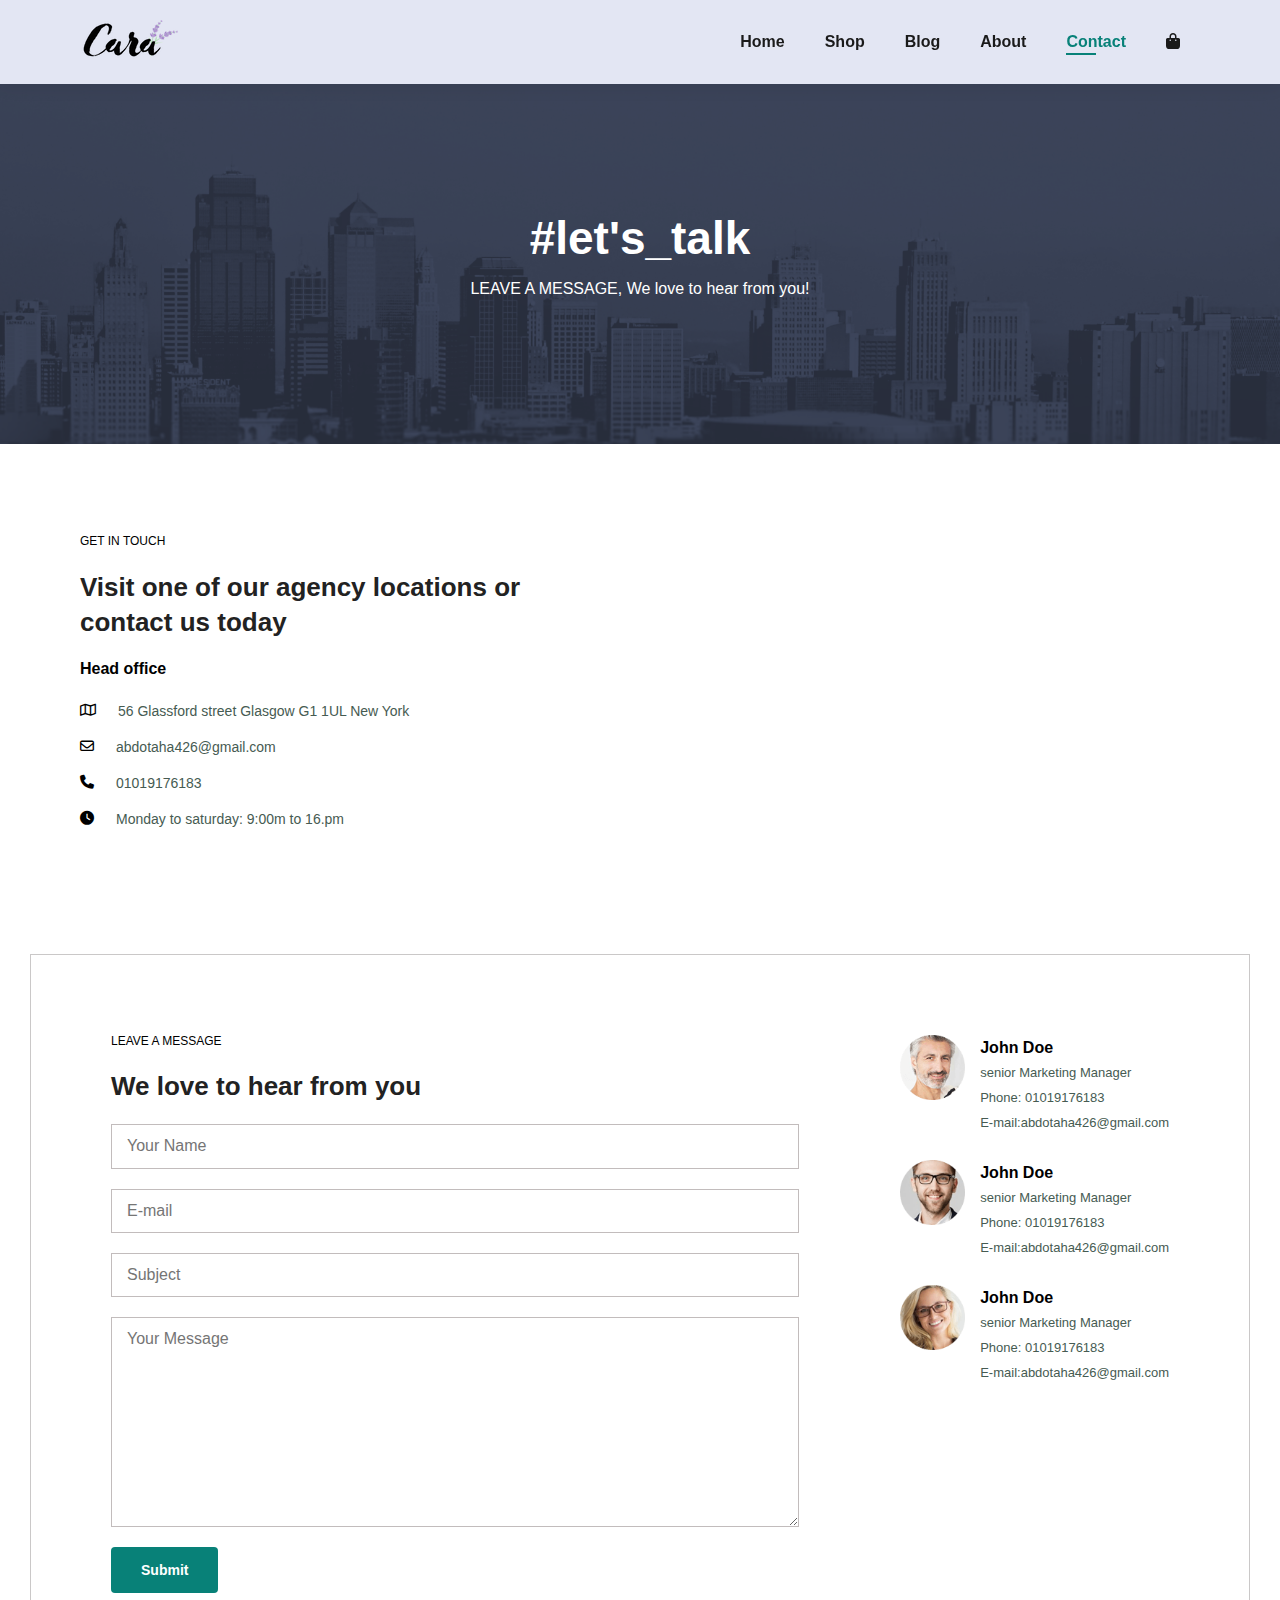
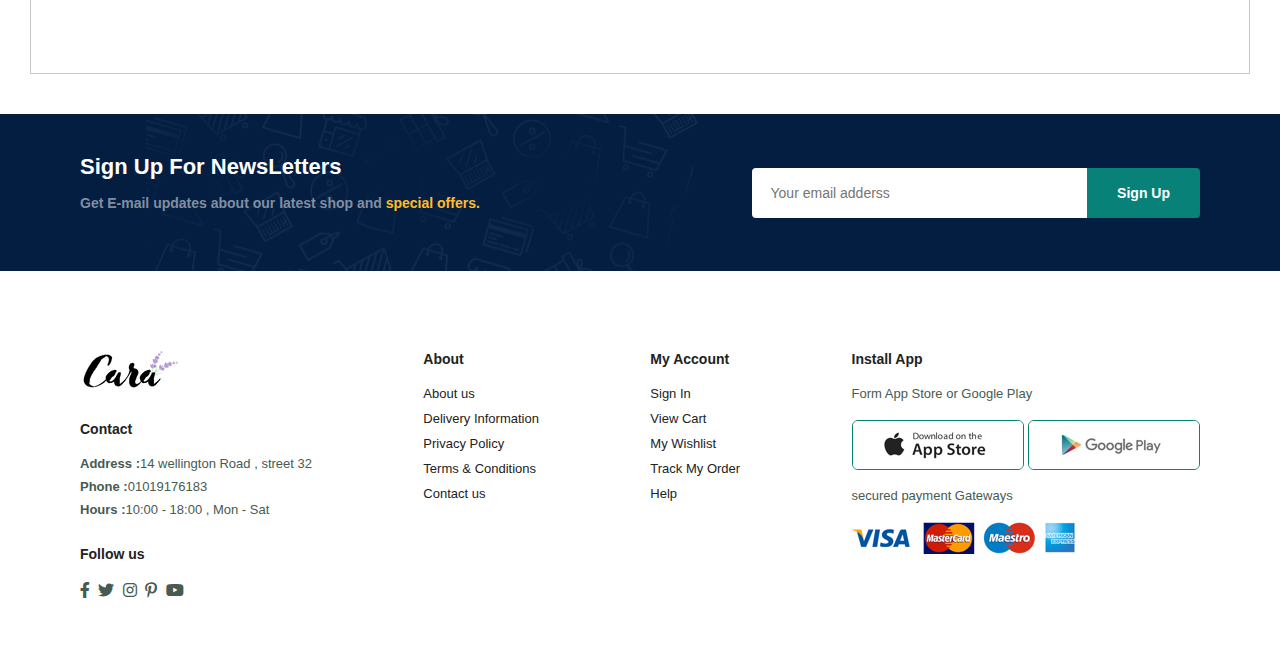
<file: contact.html>
<!DOCTYPE html>
<html lang="en">
<head>
    <meta charset="UTF-8">
    <meta name="viewport" content="width=device-width, initial-scale=1.0">
    <link rel="stylesheet" href="css/normalize.css">
    <link rel="stylesheet" href="css/style.css">
    <link rel="stylesheet" href="css/all.min.css">
    <title>Ecommerce</title>
    <link rel="shortcut icon" href="img/ecommerce.png" type="image/x-icon">
</head>
<body>
    <section id="header">
        <a href="#"><img src="img/logo.png" alt="logo" class="logo"></a>
        <div>
            <ul id="navbar">
                <li><a href="index.html">Home</a></li>
                <li><a href="shop.html">Shop</a></li>
                <li><a href="blog.html">Blog</a></li>
                <li><a href="about.html">About</a></li>
                <li><a href="contact.html" class="active" >Contact</a></li>
                <li id="lg-bag"><a href="cart.html"><i class="fa-solid fa-bag-shopping"></i></a></li>
                <a href="#" id="close"><i class="fa-solid fa-xmark"></i></a>
            </ul>
        </div>
        <div class="mobile">
            <a href="cart.html"><i class="fa-solid fa-bag-shopping"></i></a>
            <i id="bar" class="fas fa-outdent"></i>
        </div>
    </section>
    <section id="about-header" >
        <h2>#let's_talk</h2>
        <p>LEAVE A MESSAGE, We love to hear from you!</p>
    </section>
    <section id="contact-details" class="section-p1">
        <div class="details">
            <span>GET IN TOUCH</span>
            <h2>Visit one of our agency locations or contact us today</h2>
            <h3>Head office</h3>
            <div class="">
                <ul>
                    <li>
                        <i class="fa-regular fa-map"></i>
                        <p>56 Glassford street Glasgow G1 1UL New York</p>
                    </li>
                    <li>
                        <i class="fa-regular fa-envelope"></i>
                        <p>abdotaha426@gmail.com</p>
                    </li>
                    <li>
                        <i class="fa-solid fa-phone"></i>
                        <p>01019176183</p>
                    </li>
                    <li>
                        <i class="fa-solid fa-clock"></i>
                        <p>Monday to saturday: 9:00m to 16.pm</p>
                    </li>
                </ul>
            </div>
        </div>
            <div class="map">
                <iframe src="https://www.google.com/maps/embed?pb=!1m18!1m12!1m3!1d110502.61185038583!2d31.34086655260784!3d30.059611343394085!2m3!1f0!2f0!3f0!3m2!1i1024!2i768!4f13.1!3m3!1m2!1s0x14583fa60b21beeb%3A0x79dfb296e8423bba!2z2KfZhNmC2KfZh9ix2KnYjCDZhdit2KfZgdi42Kkg2KfZhNmC2KfZh9ix2KnigKw!5e0!3m2!1sar!2seg!4v1699279831774!5m2!1sar!2seg" width="600" height="450" style="border:0;" allowfullscreen="" loading="lazy" referrerpolicy="no-referrer-when-downgrade"></iframe>
            </div>
    </section>
    <section id="form-details">
        <form>
            <span>LEAVE A MESSAGE</span>
            <h2>We love to hear from you</h2>
            <input type="text" name="" id="" placeholder="Your Name">
            <input type="email" name="" id="" placeholder="E-mail">
            <input type="text" name="" id="" placeholder="Subject">
            <textarea name="" id="" cols="30" rows="10" placeholder="Your Message"></textarea>
            <button class="normal">Submit</button>
        </form>
        <div class="people">
            <div class="people-details">
                <img src="img/people/1.png" alt="">
                <p><span>John Doe</span> senior Marketing Manager <br> Phone: 01019176183 
                <br> E-mail:abdotaha426@gmail.com</p>
            </div>
            <div class="people-details">
                <img src="img/people/2.png" alt="">
                <p><span>John Doe</span> senior Marketing Manager <br> Phone: 01019176183 
                <br> E-mail:abdotaha426@gmail.com</p>
            </div>
            <div class="people-details">
                <img src="img/people/3.png" alt="">
                <p><span>John Doe</span> senior Marketing Manager <br> Phone: 01019176183 
                <br> E-mail:abdotaha426@gmail.com</p>
            </div>
        </div>
    </section>
    <section id="newsLetter" class="section-p1 section-m1">
        <div class="newstext">
            <h4>Sign Up For NewsLetters</h4>
            <p>Get E-mail updates about our latest shop and <span>special offers.</span></p>
        </div>
        <div class="form">
            <input type="text" placeholder="Your email adderss">
            <button class="normal">Sign Up</button>
        </div>
    </section>
    <footer class="section-p1">
        <div class="col">
            <img class="logo" src="img/logo.png" alt="#">
            <h4>Contact</h4>
            <p><strong>Address :</strong>14 wellington Road , street 32</p>
            <p><strong>Phone :</strong>01019176183</p>
            <p><strong>Hours :</strong>10:00 - 18:00 , Mon - Sat</p>
            <div class="follow">
                <h4>Follow us</h4>
                <div class="icon">
                    <i class="fab fa-facebook-f"></i>
                    <i class="fab fa-twitter"></i>
                    <i class=" fab fa-instagram"></i>
                    <i class="fab fa-pinterest-p"></i>
                    <i class="fab fa-youtube"></i>
                </div>
            </div>
        </div>
        <div class="col">
            <h4>About</h4>
                <a href="#">About us</a>
                <a href="#">Delivery Information</a>
                <a href="#">Privacy Policy</a>
                <a href="#">Terms & Conditions</a>
                <a href="#">Contact us</a>
        </div>
        <div class="col">
            <h4>My Account</h4>
                <a href="#">Sign In</a>
                <a href="#">View Cart</a>
                <a href="#">My Wishlist</a>
                <a href="#">Track My Order</a>
                <a href="#">Help</a>
        </div>
        <div class="col install">
            <h4>Install App</h4>
            <p>Form App Store or Google Play</p>
            <div class="row">
                <img src="img/pay/app.jpg" alt="">
                <img src="img/pay/play.jpg" alt="">
            </div>
            <p>secured payment Gateways</p>
            <img src="img/pay/pay.png" alt="">
        </div>
    </footer>
    <script src="script.js"></script>
</body>
</html>
</file>
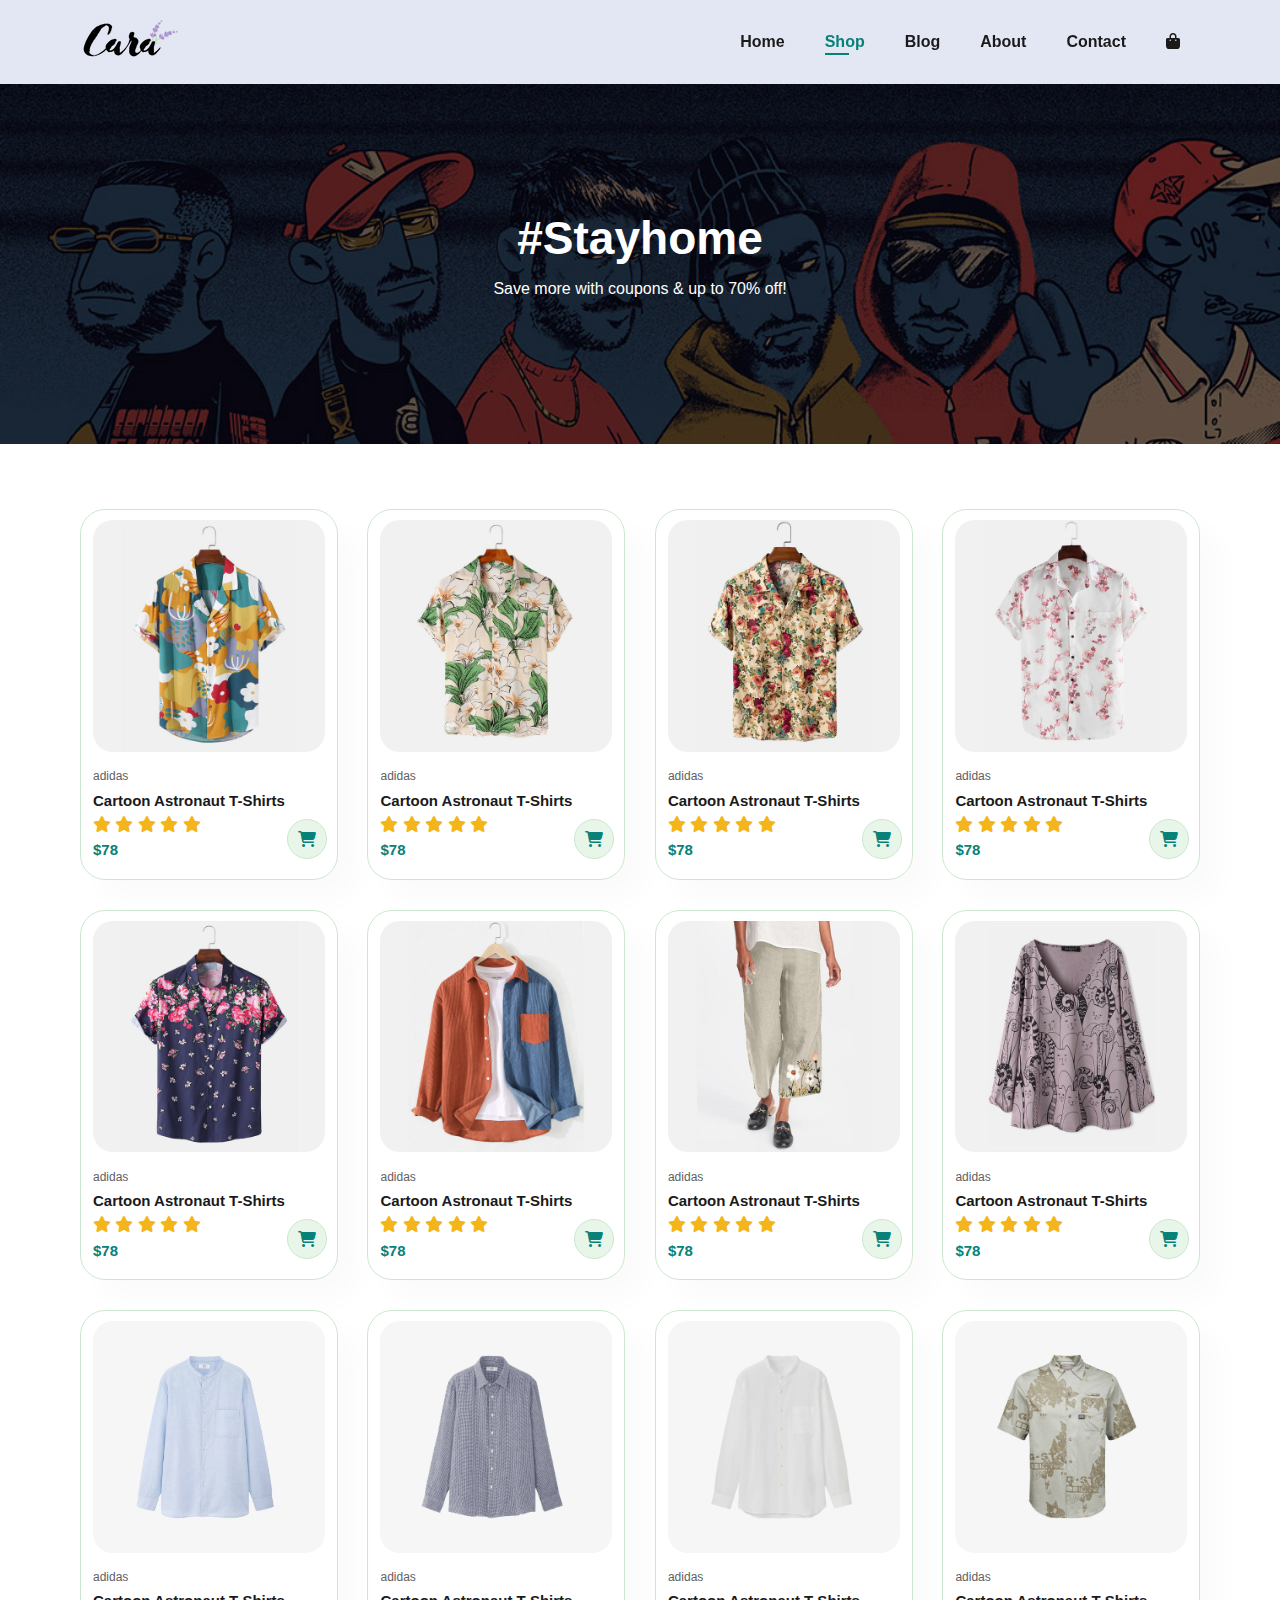
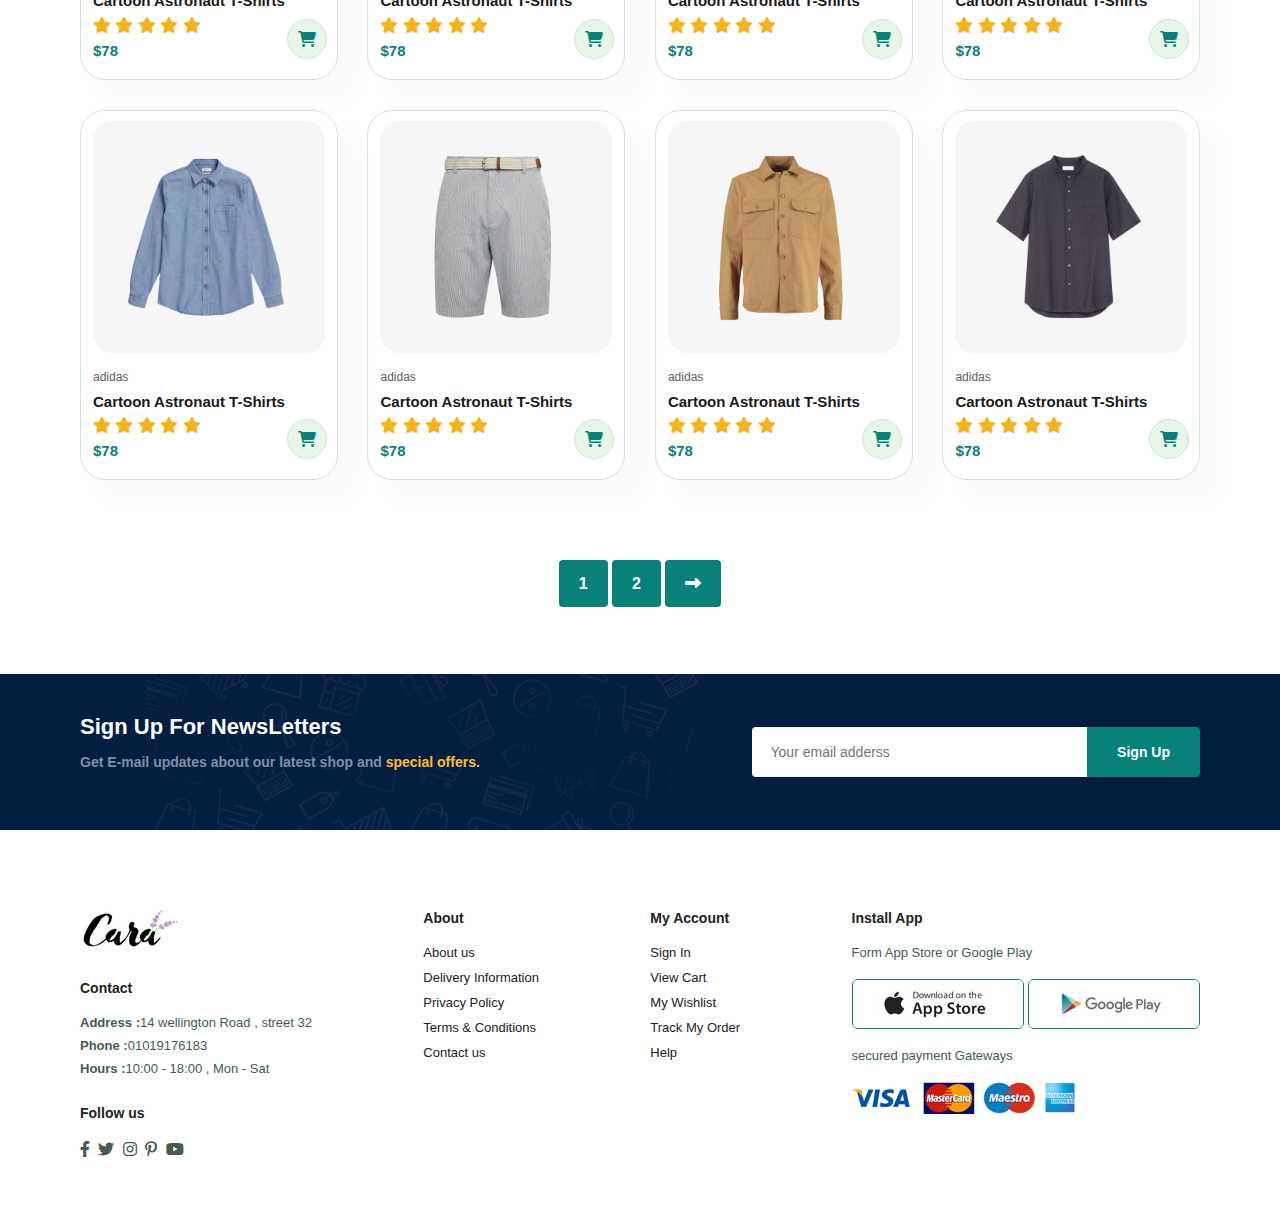
<file: shop.html>
<!DOCTYPE html>
<html lang="en">
<head>
    <meta charset="UTF-8">
    <meta name="viewport" content="width=device-width, initial-scale=1.0">
    <link rel="stylesheet" href="css/normalize.css">
    <link rel="stylesheet" href="css/style.css">
    <link rel="stylesheet" href="css/all.min.css">
    <title>Ecommerce</title>
    <link rel="shortcut icon" href="img/ecommerce.png" type="image/x-icon">
</head>
<body>
    <section id="header">
        <a href="#"><img src="img/logo.png" alt="logo" class="logo"></a>
        <div>
            <ul id="navbar">
                <li><a href="index.html">Home</a></li>
                <li><a class="active"  href="shop.html">Shop</a></li>
                <li><a href="blog.html">Blog</a></li>
                <li><a href="about.html">About</a></li>
                <li><a href="contact.html">Contact</a></li>
                <li id="lg-bag"><a href="cart.html"><i class="fa-solid fa-bag-shopping"></i></a></li>
                <a href="#" id="close"><i class="fa-solid fa-xmark"></i></a>
            </ul>
        </div>
        <div class="mobile">
            <a href="cart.html"><i class="fa-solid fa-bag-shopping"></i></a>
            <i id="bar" class="fas fa-outdent"></i>
        </div>
    </section>
    <section id="page-header">
        <h2>#Stayhome</h2>
        <p>Save more with coupons & up to 70% off!</p>
    </section>
    <section id="product1" class="section-p1">
        <div class="pro-container">
            <div class="pro" onclick="window.location.href=`sproducts.html`">
                <img src="img/products/f1.jpg" alt="">
                <div class="des">
                    <span>adidas</span>
                    <h5>Cartoon Astronaut T-Shirts</h5>
                    <div class="star">
                        <i class="fas fa-star"></i>
                        <i class="fas fa-star"></i>
                        <i class="fas fa-star"></i>
                        <i class="fas fa-star"></i>
                        <i class="fas fa-star"></i>
                    </div>
                    <h4>$78</h4>
                </div>
                <a href="#"><i class="fa-solid fa-cart-shopping" ></i></a>
            </div>
            <div class="pro">
                <img src="img/products/f2.jpg" alt="">
                <div class="des">
                    <span>adidas</span>
                    <h5>Cartoon Astronaut T-Shirts</h5>
                    <div class="star">
                        <i class="fas fa-star"></i>
                        <i class="fas fa-star"></i>
                        <i class="fas fa-star"></i>
                        <i class="fas fa-star"></i>
                        <i class="fas fa-star"></i>
                    </div>
                    <h4>$78</h4>
                </div>
                <a href="#"><i class="fa-solid fa-cart-shopping" ></i></a>
            </div>
            <div class="pro">
                <img src="img/products/f3.jpg" alt="">
                <div class="des">
                    <span>adidas</span>
                    <h5>Cartoon Astronaut T-Shirts</h5>
                    <div class="star">
                        <i class="fas fa-star"></i>
                        <i class="fas fa-star"></i>
                        <i class="fas fa-star"></i>
                        <i class="fas fa-star"></i>
                        <i class="fas fa-star"></i>
                    </div>
                    <h4>$78</h4>
                </div>
                <a href="#"><i class="fa-solid fa-cart-shopping" ></i></a>
            </div>
            <div class="pro">
                <img src="img/products/f4.jpg" alt="">
                <div class="des">
                    <span>adidas</span>
                    <h5>Cartoon Astronaut T-Shirts</h5>
                    <div class="star">
                        <i class="fas fa-star"></i>
                        <i class="fas fa-star"></i>
                        <i class="fas fa-star"></i>
                        <i class="fas fa-star"></i>
                        <i class="fas fa-star"></i>
                    </div>
                    <h4>$78</h4>
                </div>
                <a href="#"><i class="fa-solid fa-cart-shopping" ></i></a>
            </div>
            <div class="pro">
                <img src="img/products/f5.jpg" alt="">
                <div class="des">
                    <span>adidas</span>
                    <h5>Cartoon Astronaut T-Shirts</h5>
                    <div class="star">
                        <i class="fas fa-star"></i>
                        <i class="fas fa-star"></i>
                        <i class="fas fa-star"></i>
                        <i class="fas fa-star"></i>
                        <i class="fas fa-star"></i>
                    </div>
                    <h4>$78</h4>
                </div>
                <a href="#"><i class="fa-solid fa-cart-shopping" ></i></a>
            </div>
            <div class="pro">
                <img src="img/products/f6.jpg" alt="">
                <div class="des">
                    <span>adidas</span>
                    <h5>Cartoon Astronaut T-Shirts</h5>
                    <div class="star">
                        <i class="fas fa-star"></i>
                        <i class="fas fa-star"></i>
                        <i class="fas fa-star"></i>
                        <i class="fas fa-star"></i>
                        <i class="fas fa-star"></i>
                    </div>
                    <h4>$78</h4>
                </div>
                <a href="#"><i class="fa-solid fa-cart-shopping" ></i></a>
            </div>
            <div class="pro">
                <img src="img/products/f7.jpg" alt="">
                <div class="des">
                    <span>adidas</span>
                    <h5>Cartoon Astronaut T-Shirts</h5>
                    <div class="star">
                        <i class="fas fa-star"></i>
                        <i class="fas fa-star"></i>
                        <i class="fas fa-star"></i>
                        <i class="fas fa-star"></i>
                        <i class="fas fa-star"></i>
                    </div>
                    <h4>$78</h4>
                </div>
                <a href="#"><i class="fa-solid fa-cart-shopping" ></i></a>
            </div>
            <div class="pro">
                <img src="img/products/f8.jpg" alt="">
                <div class="des">
                    <span>adidas</span>
                    <h5>Cartoon Astronaut T-Shirts</h5>
                    <div class="star">
                        <i class="fas fa-star"></i>
                        <i class="fas fa-star"></i>
                        <i class="fas fa-star"></i>
                        <i class="fas fa-star"></i>
                        <i class="fas fa-star"></i>
                    </div>
                    <h4>$78</h4>
                </div>
                <a href="#"><i class="fa-solid fa-cart-shopping" ></i></a>
            </div>
            <div class="pro">
                <img src="img/products/n1.jpg" alt="">
                <div class="des">
                    <span>adidas</span>
                    <h5>Cartoon Astronaut T-Shirts</h5>
                    <div class="star">
                        <i class="fas fa-star"></i>
                        <i class="fas fa-star"></i>
                        <i class="fas fa-star"></i>
                        <i class="fas fa-star"></i>
                        <i class="fas fa-star"></i>
                    </div>
                    <h4>$78</h4>
                </div>
                <a href="#"><i class="fa-solid fa-cart-shopping" ></i></a>
            </div>
            <div class="pro">
                <img src="img/products/n2.jpg" alt="">
                <div class="des">
                    <span>adidas</span>
                    <h5>Cartoon Astronaut T-Shirts</h5>
                    <div class="star">
                        <i class="fas fa-star"></i>
                        <i class="fas fa-star"></i>
                        <i class="fas fa-star"></i>
                        <i class="fas fa-star"></i>
                        <i class="fas fa-star"></i>
                    </div>
                    <h4>$78</h4>
                </div>
                <a href="#"><i class="fa-solid fa-cart-shopping" ></i></a>
            </div>
            <div class="pro">
                <img src="img/products/n3.jpg" alt="">
                <div class="des">
                    <span>adidas</span>
                    <h5>Cartoon Astronaut T-Shirts</h5>
                    <div class="star">
                        <i class="fas fa-star"></i>
                        <i class="fas fa-star"></i>
                        <i class="fas fa-star"></i>
                        <i class="fas fa-star"></i>
                        <i class="fas fa-star"></i>
                    </div>
                    <h4>$78</h4>
                </div>
                <a href="#"><i class="fa-solid fa-cart-shopping" ></i></a>
            </div>
            <div class="pro">
                <img src="img/products/n4.jpg" alt="">
                <div class="des">
                    <span>adidas</span>
                    <h5>Cartoon Astronaut T-Shirts</h5>
                    <div class="star">
                        <i class="fas fa-star"></i>
                        <i class="fas fa-star"></i>
                        <i class="fas fa-star"></i>
                        <i class="fas fa-star"></i>
                        <i class="fas fa-star"></i>
                    </div>
                    <h4>$78</h4>
                </div>
                <a href="#"><i class="fa-solid fa-cart-shopping" ></i></a>
            </div>
            <div class="pro">
                <img src="img/products/n5.jpg" alt="">
                <div class="des">
                    <span>adidas</span>
                    <h5>Cartoon Astronaut T-Shirts</h5>
                    <div class="star">
                        <i class="fas fa-star"></i>
                        <i class="fas fa-star"></i>
                        <i class="fas fa-star"></i>
                        <i class="fas fa-star"></i>
                        <i class="fas fa-star"></i>
                    </div>
                    <h4>$78</h4>
                </div>
                <a href="#"><i class="fa-solid fa-cart-shopping" ></i></a>
            </div>
            <div class="pro">
                <img src="img/products/n6.jpg" alt="">
                <div class="des">
                    <span>adidas</span>
                    <h5>Cartoon Astronaut T-Shirts</h5>
                    <div class="star">
                        <i class="fas fa-star"></i>
                        <i class="fas fa-star"></i>
                        <i class="fas fa-star"></i>
                        <i class="fas fa-star"></i>
                        <i class="fas fa-star"></i>
                    </div>
                    <h4>$78</h4>
                </div>
                <a href="#"><i class="fa-solid fa-cart-shopping" ></i></a>
            </div>
            <div class="pro">
                <img src="img/products/n7.jpg" alt="">
                <div class="des">
                    <span>adidas</span>
                    <h5>Cartoon Astronaut T-Shirts</h5>
                    <div class="star">
                        <i class="fas fa-star"></i>
                        <i class="fas fa-star"></i>
                        <i class="fas fa-star"></i>
                        <i class="fas fa-star"></i>
                        <i class="fas fa-star"></i>
                    </div>
                    <h4>$78</h4>
                </div>
                <a href="#"><i class="fa-solid fa-cart-shopping" ></i></a>
            </div>
            <div class="pro">
                <img src="img/products/n8.jpg" alt="">
                <div class="des">
                    <span>adidas</span>
                    <h5>Cartoon Astronaut T-Shirts</h5>
                    <div class="star">
                        <i class="fas fa-star"></i>
                        <i class="fas fa-star"></i>
                        <i class="fas fa-star"></i>
                        <i class="fas fa-star"></i>
                        <i class="fas fa-star"></i>
                    </div>
                    <h4>$78</h4>
                </div>
                <a href="#"><i class="fa-solid fa-cart-shopping" ></i></a>
            </div>
        </div>
    </section>
    <section id="pagination" class="section-p1">
        <a href="#">1</a>
        <a href="#">2</a>
        <a href="#"><i class="fa-solid fa-right-long"></i></a>
    </section>
    <section id="newsLetter" class="section-p1 section-m1">
        <div class="newstext">
            <h4>Sign Up For NewsLetters</h4>
            <p>Get E-mail updates about our latest shop and <span>special offers.</span></p>
        </div>
        <div class="form">
            <input type="text" placeholder="Your email adderss">
            <button class="normal">Sign Up</button>
        </div>
    </section>
    <footer class="section-p1">
        <div class="col">
            <img class="logo" src="img/logo.png" alt="#">
            <h4>Contact</h4>
            <p><strong>Address :</strong>14 wellington Road , street 32</p>
            <p><strong>Phone :</strong>01019176183</p>
            <p><strong>Hours :</strong>10:00 - 18:00 , Mon - Sat</p>
            <div class="follow">
                <h4>Follow us</h4>
                <div class="icon">
                    <i class="fab fa-facebook-f"></i>
                    <i class="fab fa-twitter"></i>
                    <i class=" fab fa-instagram"></i>
                    <i class="fab fa-pinterest-p"></i>
                    <i class="fab fa-youtube"></i>
                </div>
            </div>
        </div>
        <div class="col">
            <h4>About</h4>
                <a href="#">About us</a>
                <a href="#">Delivery Information</a>
                <a href="#">Privacy Policy</a>
                <a href="#">Terms & Conditions</a>
                <a href="#">Contact us</a>
        </div>
        <div class="col">
            <h4>My Account</h4>
                <a href="#">Sign In</a>
                <a href="#">View Cart</a>
                <a href="#">My Wishlist</a>
                <a href="#">Track My Order</a>
                <a href="#">Help</a>
        </div>
        <div class="col install">
            <h4>Install App</h4>
            <p>Form App Store or Google Play</p>
            <div class="row">
                <img src="img/pay/app.jpg" alt="">
                <img src="img/pay/play.jpg" alt="">
            </div>
            <p>secured payment Gateways</p>
            <img src="img/pay/pay.png" alt="">
        </div>

    </footer>
    <script src="script.js"></script>
</body>
</html>
</file>
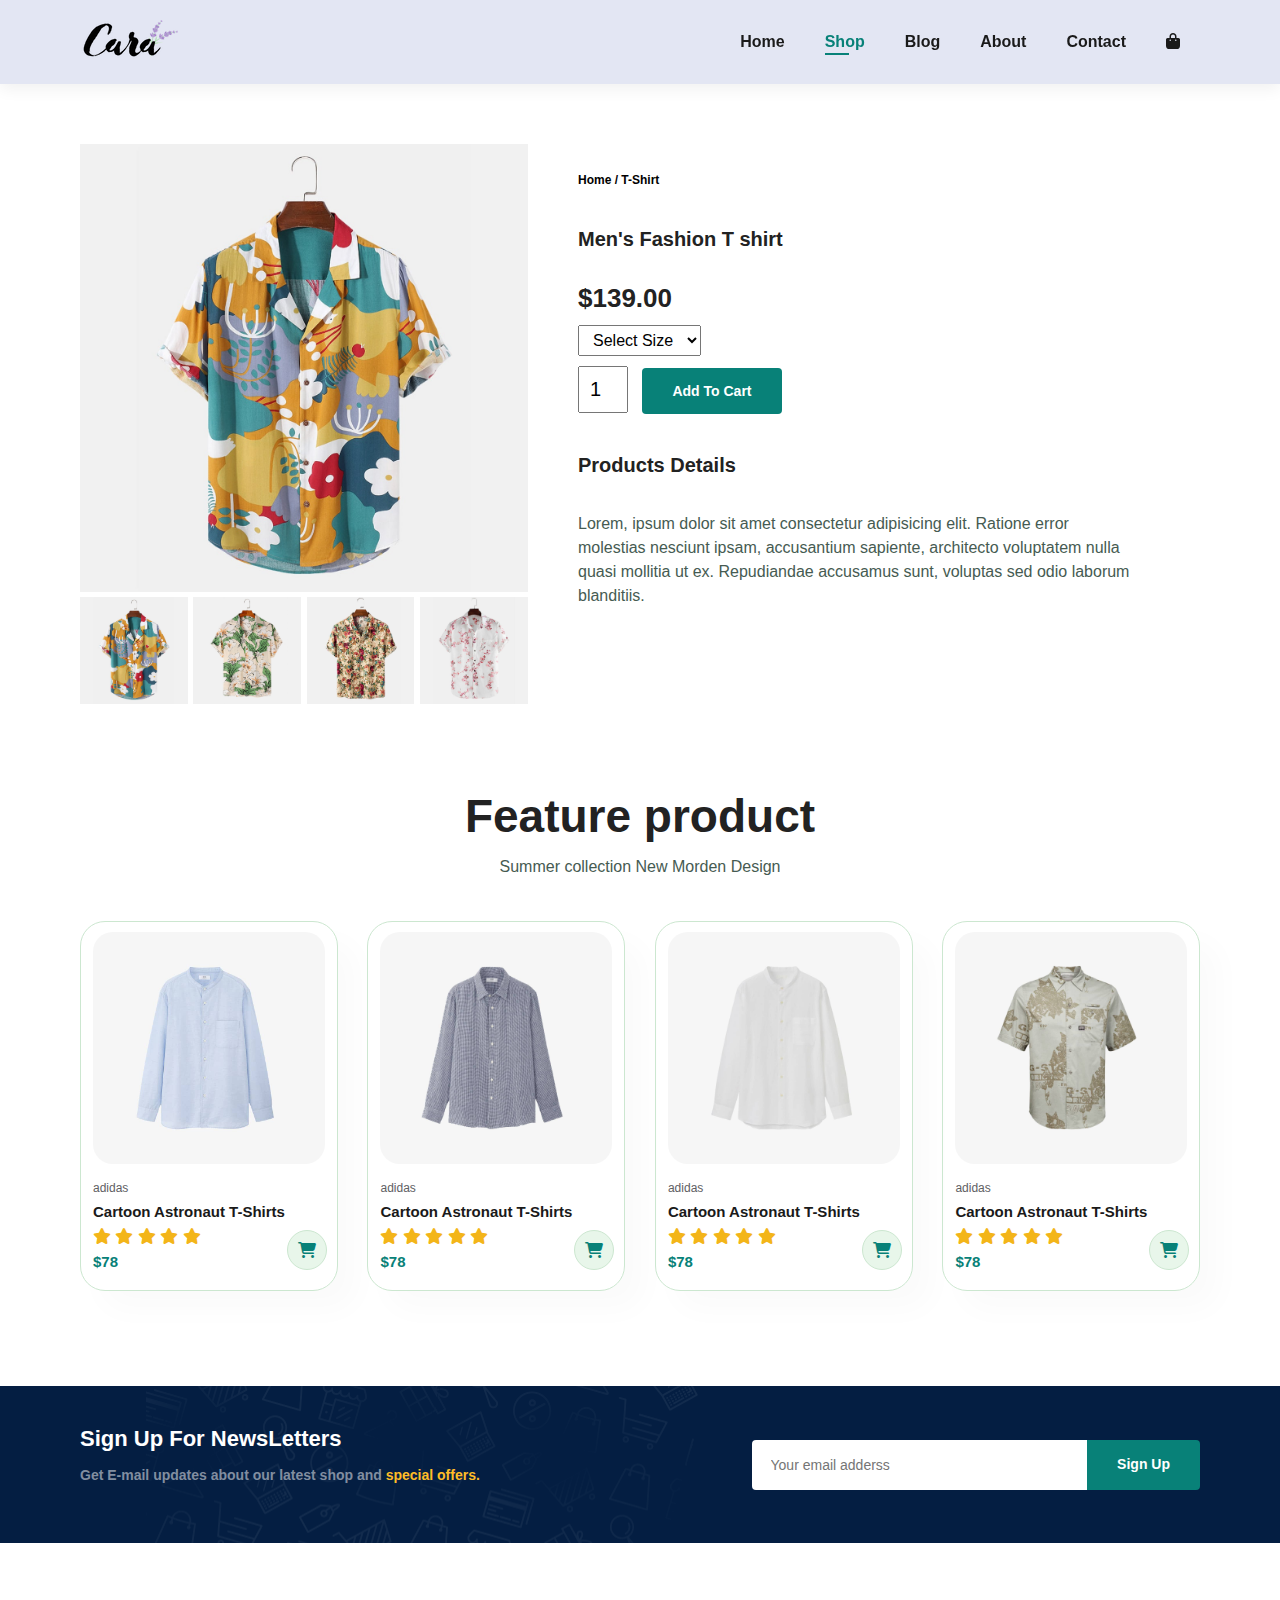
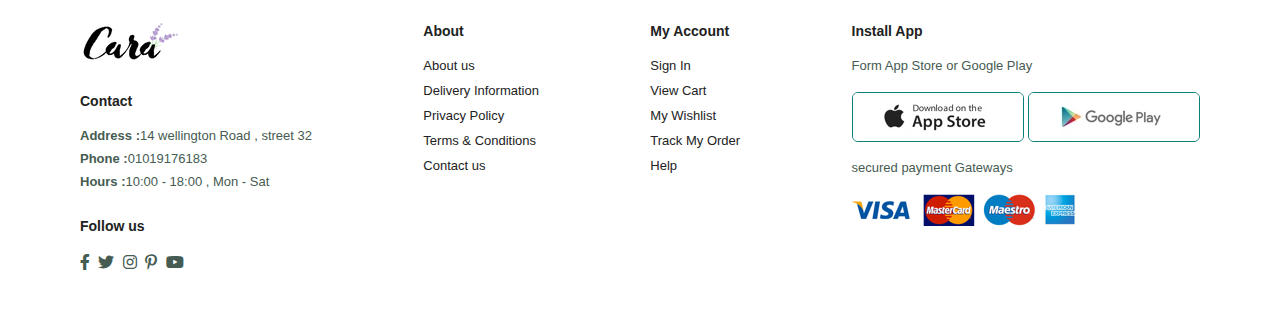
<file: sproducts.html>
<!DOCTYPE html>
<html lang="en">
<head>
    <meta charset="UTF-8">
    <meta name="viewport" content="width=device-width, initial-scale=1.0">
    <link rel="stylesheet" href="css/normalize.css">
    <link rel="stylesheet" href="css/style.css">
    <link rel="stylesheet" href="css/all.min.css">
    <title>Ecommerce</title>
    <link rel="shortcut icon" href="img/ecommerce.png" type="image/x-icon">
</head>
<body>
    <section id="header">
        <a href="#"><img src="img/logo.png" alt="logo" class="logo"></a>
        <div>
            <ul id="navbar">
                <li><a href="index.html">Home</a></li>
                <li><a class="active"  href="shop.html">Shop</a></li>
                <li><a href="blog.html">Blog</a></li>
                <li><a href="about.html">About</a></li>
                <li><a href="contact.html">Contact</a></li>
                <li id="lg-bag"><a href="cart.html"><i class="fa-solid fa-bag-shopping"></i></a></li>
                <a href="#" id="close"><i class="fa-solid fa-xmark"></i></a>
            </ul>
        </div>
        <div class="mobile">
            <a href="cart.html"><i class="fa-solid fa-bag-shopping"></i></a>
            <i id="bar" class="fas fa-outdent"></i>
        </div>
    </section>
    <section id="prodetails" class="section-p1">
        <div class="single-pro-image">
            <img src="img/products/f1.jpg" id="MainImg" alt="">
            <div class="small-img-group">
                <div class="small-img-col">
                    <img src="img/products/f1.jpg" alt="#"  class="small-img">
                </div>
                <div class="small-img-col">
                    <img src="img/products/f2.jpg" alt="#"  class="small-img">
                </div>
                <div class="small-img-col">
                    <img src="img/products/f3.jpg" alt="#"  class="small-img">
                </div>
                <div class="small-img-col">
                    <img src="img/products/f4.jpg" alt="#"  class="small-img">
                </div>
            </div>
        </div>
        <div class="single-pro-details">
            <h6>Home / T-Shirt</h6>
            <h4>Men's Fashion T shirt</h4>
            <h2>$139.00</h2>
            <select>
                <option>Select Size</option>
                <option>xxxl</option>
                <option>xxl</option>
                <option>xl</option>
                <option>large</option>
                <option>mediam</option>
            </select>
            <input type="number" value="1">
            <button class="normal">Add To Cart</button>
            <h4>Products Details</h4>
            <p>Lorem, ipsum dolor sit amet consectetur adipisicing elit. Ratione error molestias nesciunt ipsam, accusantium sapiente, architecto voluptatem nulla quasi mollitia ut ex. Repudiandae accusamus sunt, voluptas sed odio laborum blanditiis.</p>
        </div>
    </section>
    <section id="product1" class="section-p1">
        <h2>Feature product</h2>
        <p>Summer collection New Morden Design</p>
        <div class="pro-container">
            <div class="pro">
                <img src="img/products/n1.jpg" alt="">
                <div class="des">
                    <span>adidas</span>
                    <h5>Cartoon Astronaut T-Shirts</h5>
                    <div class="star">
                        <i class="fas fa-star"></i>
                        <i class="fas fa-star"></i>
                        <i class="fas fa-star"></i>
                        <i class="fas fa-star"></i>
                        <i class="fas fa-star"></i>
                    </div>
                    <h4>$78</h4>
                </div>
                <a href="#"><i class="fa-solid fa-cart-shopping" ></i></a>
            </div>
            <div class="pro">
                <img src="img/products/n2.jpg" alt="">
                <div class="des">
                    <span>adidas</span>
                    <h5>Cartoon Astronaut T-Shirts</h5>
                    <div class="star">
                        <i class="fas fa-star"></i>
                        <i class="fas fa-star"></i>
                        <i class="fas fa-star"></i>
                        <i class="fas fa-star"></i>
                        <i class="fas fa-star"></i>
                    </div>
                    <h4>$78</h4>
                </div>
                <a href="#"><i class="fa-solid fa-cart-shopping" ></i></a>
            </div>
            <div class="pro">
                <img src="img/products/n3.jpg" alt="">
                <div class="des">
                    <span>adidas</span>
                    <h5>Cartoon Astronaut T-Shirts</h5>
                    <div class="star">
                        <i class="fas fa-star"></i>
                        <i class="fas fa-star"></i>
                        <i class="fas fa-star"></i>
                        <i class="fas fa-star"></i>
                        <i class="fas fa-star"></i>
                    </div>
                    <h4>$78</h4>
                </div>
                <a href="#"><i class="fa-solid fa-cart-shopping" ></i></a>
            </div>
            <div class="pro">
                <img src="img/products/n4.jpg" alt="">
                <div class="des">
                    <span>adidas</span>
                    <h5>Cartoon Astronaut T-Shirts</h5>
                    <div class="star">
                        <i class="fas fa-star"></i>
                        <i class="fas fa-star"></i>
                        <i class="fas fa-star"></i>
                        <i class="fas fa-star"></i>
                        <i class="fas fa-star"></i>
                    </div>
                    <h4>$78</h4>
                </div>
                <a href="#"><i class="fa-solid fa-cart-shopping" ></i></a>
            </div>
            </div> 
        </div>
    </section>
    <section id="newsLetter" class="section-p1 section-m1">
        <div class="newstext">
            <h4>Sign Up For NewsLetters</h4>
            <p>Get E-mail updates about our latest shop and <span>special offers.</span></p>
        </div>
        <div class="form">
            <input type="text" placeholder="Your email adderss">
            <button class="normal">Sign Up</button>
        </div>
    </section>
    <footer class="section-p1">
        <div class="col">
            <img class="logo" src="img/logo.png" alt="#">
            <h4>Contact</h4>
            <p><strong>Address :</strong>14 wellington Road , street 32</p>
            <p><strong>Phone :</strong>01019176183</p>
            <p><strong>Hours :</strong>10:00 - 18:00 , Mon - Sat</p>
            <div class="follow">
                <h4>Follow us</h4>
                <div class="icon">
                    <i class="fab fa-facebook-f"></i>
                    <i class="fab fa-twitter"></i>
                    <i class=" fab fa-instagram"></i>
                    <i class="fab fa-pinterest-p"></i>
                    <i class="fab fa-youtube"></i>
                </div>
            </div>
        </div>
        <div class="col">
            <h4>About</h4>
                <a href="#">About us</a>
                <a href="#">Delivery Information</a>
                <a href="#">Privacy Policy</a>
                <a href="#">Terms & Conditions</a>
                <a href="#">Contact us</a>
        </div>
        <div class="col">
            <h4>My Account</h4>
                <a href="#">Sign In</a>
                <a href="#">View Cart</a>
                <a href="#">My Wishlist</a>
                <a href="#">Track My Order</a>
                <a href="#">Help</a>
        </div>
        <div class="col install">
            <h4>Install App</h4>
            <p>Form App Store or Google Play</p>
            <div class="row">
                <img src="img/pay/app.jpg" alt="">
                <img src="img/pay/play.jpg" alt="">
            </div>
            <p>secured payment Gateways</p>
            <img src="img/pay/pay.png" alt="">
        </div>

    </footer>
    <script src="script.js"></script>
</body>
</html>
</file>
<file: css/style.css>
* {
    margin: 0;
    padding: 0;
    box-sizing: border-box;
    font-family: "Spartan", sans-serif;
}
html {
    scroll-behavior: smooth;
}
  /* Global Styles */
h1 {
    font-size: 50px;
    line-height: 50px;
    color: #222;
}
h2 {
    font-size: 46px;
    line-height: 54px;
    color: #222;
}
h4 {
    font-size: 20px;
    color: #222;
}  
h6 {
    font-weight: 700;
    font-size: 12px;
}  
p {
    font-size: 16px;
    color: #465b52;
    margin: 15px 0 20px 0;
}
.section-p1{
    padding: 40px 80px;
}
.section-m1 {
    margin: 40px 0;
}
button.normal{
    font-size: 14px;
    font-weight: 600;
    padding: 15px 30px;
    color: black;
    background-color: #fff;
    border-radius: 4px;
    cursor: pointer;
    border: none;
    outline: none;
    transition: 0.3s;
}
button.white{
    font-size: 13px;
    font-weight: 600;
    padding: 11px 18px;
    color: #fff;
    background-color: transparent;
    cursor: pointer;
    border: 1px solid #fff;
    outline: none;
    transition: 0.3s;
}
body {
    width: 100%;
}
:root{
    --main-color:#088178;
}
/* star header section */
#header{
    display: flex;
    align-items: center;
    justify-content: space-between;
    padding: 20px 80px;
    background-color: #E3E6F3;
    box-shadow: 0 5px 15px rgba(0, 0, 0, 0.06);
    z-index: 999;
    position:sticky;
    top: 0;
    left: 0;
}
#navbar{
    display: flex;
    align-items: center;
    justify-content: center;
}
#navbar li{
    list-style: none;
    padding: 0 20px;
    position: relative;
}
#navbar li a{
    text-decoration: none;
    font-size: 16px;
    font-weight: 600;
    color: #1a1a1a;
    transition: 0.5s ease ;
}
#navbar li a:hover,
#navbar li a.active{
    color: var(--main-color);
}
#navbar li a.active::after,
#navbar li a:hover::after{
    content: '';
    width: 30%;
    height: 2px;
    background-color: var(--main-color);
    position: absolute;
    bottom: -4px;
    left: 20px;
}
.mobile{
    display: none;
}
#close{
    display: none;
}
/* end header section */
/* star home page */
#hero{
    background-image: url(../img/hero4.png);
    background-size:cover;
    background-repeat: no-repeat;
    height: 90vh;
    width: 100;
    background-position: top 25% right 0;
    padding: 0 80px;
    display: flex;
    align-items: flex-start;
    justify-content: center;
    flex-direction: column;
}
#hero h4{
    padding-bottom: 15px;
}
#hero h1{
    color: var(--main-color);
}
#hero button{
    background-image: url(../img/button.png);
    background-repeat: no-repeat;
    background-color: transparent;
    color: var(--main-color);
    border: none;
    padding: 14px 80px 14px 65px ;
    cursor: pointer;
    font-weight: 700;
    font-size: 15px;
}
#feature{
    display: flex;
    align-items: center;
    justify-content: space-between;
    flex-wrap: wrap;
}
#feature .fe-box{
    width: 180px;
    text-align: center;
    padding: 25px 15px;
    box-shadow: 20px 20px 34px rgba(0, 0, 0, 0.03);
    border: 1px solid #cce7d0;
    border-radius: 4px;
    margin: 15px 0;
}
#feature .fe-box:hover{
    box-shadow: 10px 10px 54px rgba(70, 62, 221, 0.1);
}
#feature .fe-box img{
    width: 100%;
    margin-bottom: 10px;
}
#feature .fe-box h6{
    display: inline-block;
    padding: 9px 8px 6px 8px;
    line-height: 1;
    border-radius: 4px;
    color: var(--main-color);
    background-color: #f8ccd5;
}
#feature .fe-box:nth-child(2) h6{
    background-color: #cdebbc;
}
#feature .fe-box:nth-child(3) h6{
    background-color: #d1e8f2;
}
#feature .fe-box:nth-child(4) h6{
    background-color: #cdd4f8;
}
#feature .fe-box:nth-child(5) h6{
    background-color: #f6dbf6;
}
#feature .fe-box:nth-child(6) h6{
    background-color: #fff2e5;
}
#product1{
    text-align: center;
}
#product1 .pro{
    width: 23%;
    min-width: 250px;
    padding: 10px 12px;
    border: 1px solid #cce7d0;
    border-radius: 25px;
    cursor: pointer;
    box-shadow: 20px 20px 30px rgba(0, 0, 0, 0.02);
    margin: 15px 0;
    transition: 0.2s;
    position: relative;
}
#product1 .pro img{
    width: 100%;
    border-radius: 20px;
}
#product1 .pro:hover{
    box-shadow: 20px 20px 30px rgba(0, 0, 0, 0.09);
}
#product1 .pro .des{
    text-align: start;
    padding: 10px 0;
}
#product1 .pro .des span{
    color: #606063;
    font-size: 12px;
}
#product1 .pro .des h5{
    padding-top: 7px;
    color: #1a1a1a;
    font-size: 15px;
}
#product1 .pro .des .star i{
    color:rgb(243, 181, 25);
    font-size: 12;
    padding-top: 7px;
}
#product1 .pro .des h4{
    padding-top: 7px;
    font-size: 15px;
    font-weight: 700;
    color: var(--main-color);
}
#product1 .pro a{
    width: 40px;
    height: 40px;
    line-height: 40px;
    border-radius: 50px;
    color: var(--main-color);
    background-color: #e8f6ea;
    font-weight: 500;
    border: 1px solid #cce7d0;
    position: absolute;
    bottom: 20px;
    right: 10px;
    transition: 0.5s;
}
#product1 .pro:hover a{
    background-color: var(--main-color);
    color: white;
}
#product1 .pro-container{
    display: flex;
    align-items: center;
    justify-content: space-between;
    flex-wrap: wrap;
    padding-top: 10px;
}
#banner{
    display: flex;
    flex-direction: column;
    justify-content: center;
    align-items: center;
    text-align: center;
    background-image: url(../img/banner/b2.jpg);
    background-size: cover;
    background-position: center;
    width: 100%;
    height: 40vh;
    gap: 10px;
}
#banner h4{
    color: white;
    font-size: 16px;
}
#banner h2{
    color: white;
    font-size: 30px;
}
#banner h2 span{
    color: red;
}
#banner button:hover{
    background-color: var(--main-color);
    color: white;
}
#sm-banner{
    display: flex;
    align-items: center;
    justify-content: space-between;
    flex-wrap: wrap;
    /* gap: 20px; */
}
#sm-banner .banner-box{
    display: flex;
    flex-direction: column;
    justify-content: center;
    align-items: flex-start;
    padding: 30px;
    background-image: url(../img/banner/b17.jpg);
    min-width: 49%;
    height: 50vh;
    background-size: cover;
    background-position: center;
    gap: 10px;
}
#sm-banner .banner-box2{
    background-image: url(../img/banner/b10.jpg);
}
#sm-banner h4{
    color: #fff;
    font-size: 20px;
    font-weight: 300;
}
#sm-banner h2{
    color: #fff;
    font-size: 28px;
    font-weight: 800;
}
#sm-banner span{
    color: #fff;
    font-size: 14px;
    font-weight: 500;
}
#sm-banner button:hover{
    background-color: var(--main-color);
    color: white;
    border: 1px solid var(--main-color);
}
#banner3 {
    display: flex;
    align-items: center;
    justify-content: space-between;
    flex-wrap: wrap;
    padding: 0 80px;
}
#banner3 .banner-box{
    display: flex;
    flex-direction: column;
    justify-content: center;
    align-items: flex-start;
    padding: 30px;
    background-image: url(../img/banner/b7.jpg);
    min-width: 30%;
    height: 30vh;
    background-size: cover;
    background-position: center;
    padding: 20px;
    margin-bottom: 20px;
} 
#banner3 .banner-box h2{
    color: white;
    font-size: 22px;
    font-weight: 900;
}
#banner3 .banner-box h3{
    color: #ec544e;
    font-weight: 800;
    font-size: 14px;
}
#banner3 .banner-box:nth-child(2){
    background-image: url(../img/banner/b4.jpg);
}
#banner3 .banner-box:nth-child(3){
    background-image: url(../img/banner/b18.jpg);
}
#newsLetter{
    display: flex;
    align-items: center;
    justify-content: space-between;
    flex-wrap: wrap;
    background-image: url(../img/banner/b14.png);
    background-position: 20% 30%;
    background-color: #041e42;
    background-repeat: no-repeat;
}
#newsLetter h4{
    font-size: 22px;
    font-weight: 700;
    color: #fff;
}
#newsLetter p{
    font-size: 14px;
    font-weight: 600;
    color: #818ea0;
}
#newsLetter span{
    color: #ffbd27;
}
#newsLetter .form{
    display: flex;
    width: 40%;
}
#newsLetter input{
    height: 3.125rem;
    padding: 0 1.25em;
    font-size: 14px;
    width: 100%;
    border: 1px solid transparent;
    border-radius: 4px;
    outline: none;
    border-top-right-radius: 0;
    border-bottom-right-radius: 0;
}
#newsLetter button{
    background-color: var(--main-color);
    color: #fff;
    white-space: nowrap;
    border-top-left-radius: 0;
    border-bottom-left-radius: 0;
}
footer{
    display: flex;
    flex-wrap: wrap;
    justify-content: space-between;
}
footer .col{
    display: flex;
    flex-direction: column;
    align-items: flex-start;
    margin-bottom: 20px;
}
footer .logo{
    margin-bottom: 30px;
}
footer h4{
    font-size: 14px;
    padding-bottom: 20px;
}
footer p{
    font-size: 13px;
    margin: 0 0 8px 0;
}

footer a{
    text-decoration: none;
    font-size: 13px;
    color: #222;
    margin-bottom: 10px ;
}
footer .follow{
    margin-top: 20px;
}
footer .follow i{
    color: #465b52;
    padding-right: 4px;
    cursor: pointer;
}
footer .follow i:hover,
footer a:hover
{
    color: var(--main-color);
}
footer .install .row img{
    border:  1px solid var(--main-color);
    border-radius: 6px;
}
footer .install img{
    margin: 10px 0 15px 0;
}

/* start madia query */
@media (max-width:779px) {
    .section-p1{
        padding: 40px 40px;
    }
    #navbar {
        display: flex;
        flex-direction: column;
        align-items: flex-start;
        justify-content: flex-start;
        position: fixed;
        top: 0;
        right: -300px;
        height: 100vh;
        width: 300px;
        background-color: #E3E6F3;
        box-shadow: 0 40px 60px rgba(0, 0, 0, 0.1);
        padding: 80px 0 0 10px;
        transition: 0.5s;
    }
    #navbar li{
        margin-bottom: 25px;
    }
    #navbar li a{
        font-size: 20px;
    }
    #navbar.active{
        right: 0;
    }
    .mobile{
        display: block;
    }
    .mobile i{
        color: #1a1a1a;
        font-size: 30px;
        padding-left: 20px;
    }
    #close{
        position: absolute;
        top: 30px;
        left: 30px;
        color: #222;
        font-size: 27px;
        display: block;
    }
    #lg-bag{
        display: none;
    }
    #hero{
        height: 70vh;
        padding: 0 80px;
        background-position: top 30% right 30%;
    }
    #feature {
        justify-content: center;
    }
    #feature .fe-box{
        margin: 15px 15px ;
    }
    #product1 .pro-container {
        
        justify-content: center;
        gap: 20px;
    }
    #banner {
        height: 20vh
    }
    #sm-banner .banner-box {
        min-width: 100%;
        height: 30vh;
    }
    #banner3 {
        padding: 0 40px;
    }
    #banner3 .banner-box {
        width: 28%;
    }
}
@media (max-width:447px) {
    .section-p1{
        padding: 20px;
    }
    #header {
        padding: 10px 30px;
    }
    h1 {
        font-size: 38px;
    }
    h2 {
        font-size: 32px;
    }
    #hero{
        padding: 0 20px;
        background-position: 55%;
    }
    #feature{
        justify-content: space-between;
    }
    #feature .fe-box {
        width: 155px;
        margin: 0 0 15px 0;
    }
    #product1 .pro {
        width: 100%;
    }
    #banner{
        height: 30vh;
    }
    #sm-banner .banner-box{
        height: 40vh;
    }
    #sm-banner .banner-box2{
        margin-top: 20px;
    }
    #banner3{
        padding: 0 20px;
    }
    #banner3 .banner-box{
        width: 100%;
    }
    #newsLetter{
        padding: 40px 20px;
    }
    #newsLetter .form {
        width: 100%;
    }
    footer .col {
        width: 75%;
    }
    /* single product */
    #prodetails{
        display: flex;
        flex-direction: column;
    }
}
/* end home page */
/* start shop page */
#page-header{
    background-image: url(../img/banner/b1.jpg);
    width: 100%;
    height: 40vh;
    background-size: cover;
    display: flex;
    justify-content: center;
    align-items: center;
    text-align: center;
    flex-direction: column;
    padding: 14px;
}
#page-header h2,
#page-header p{
    color: white;
}
#pagination{
    text-align: center;
}
#pagination a{
    text-decoration: none;
    background-color: var(--main-color);
    padding: 15px 20px;
    border-radius: 4px;
    color: white;
    font-weight: 600;
}
/* end home page */
/* single product */
#prodetails{
    display: flex;
    margin-top: 20px;
}
#prodetails .single-pro-image{
    width: 40%;
    margin-right: 50px;
}
#prodetails .single-pro-image img{
    width: 100%;
}
.small-img-group{
    display: flex;
    justify-content: space-between;
}
.small-img-col{
    flex-basis: 24%;
    cursor: pointer;
}
#prodetails .single-pro-details{
    width: 50%;
    padding-top: 30px;
}
#prodetails .single-pro-details h4{
    padding: 40px 0 20px 0;
}
#prodetails .single-pro-details h2{
    font-size: 26px;
}
#prodetails .single-pro-details select{
    display: block;
    padding: 5px 10px;
    margin-bottom: 10px;
}
#prodetails .single-pro-details input{
    width: 50px;
    height: 47px;
    padding-left: 10px;
    font-size: 20px;
    margin-right: 10px;
}
#prodetails .single-pro-details button{
    background-color: var(--main-color);
    color: white;
} 
#prodetails .single-pro-details p{
    line-height: 1.5;
}
@media (max-width:447px) {
    #prodetails .single-pro-image{
        width: 100%;
        margin-right: 0px;
    }
    #prodetails .single-pro-details {
        width: 100%;
    }
}
/* end single  product */
/* start plog page */
#blog-header{
    background-image: url(../img/banner/b19.jpg);
    width: 100%;
    height: 40vh;
    background-size: cover;
    display: flex;
    justify-content: center;
    align-items: center;
    text-align: center;
    flex-direction: column;
    padding: 14px;
}
#blog-header h2{
    color: white;
}
#blog-header p{
    color: white;
}
#blog{
    padding: 150px 150px 0 150px;
}
#blog .blog-box{
    display: flex;
    align-items: center;
    width: 100%;
    position: relative;
    padding-bottom: 90px;
}
#blog .blog-img{
    width: 50%;
    margin-right: 40px;
} 
#blog img{
    width: 100%;
    height: 300px;
    object-fit: cover;
    border-radius: 6px;
}
#blog .blog-details{
    width: 50%;
}
#blog .blog-details a{
    text-decoration: none;
    font-size: 11px;
    color: #000;
    font-weight: 800;
    position: relative;
    transition: 0.4s;
}
#blog .blog-details a::after{
    content: '';
    width: 50px;
    height: 1px;
    background-color: #000;
    position: absolute;
    top: 4px;
    right: -60px;
    transition: 0.4s;
}
#blog .blog-details a:hover{
    color: var(--main-color);
}
#blog .blog-details a::after:hover{
    color: var(--main-color);
}
#blog .blog-box h1{
    position: absolute;
    top: -85px;
    left: 0;
    font-size: 70px;
    font-weight: 700;
    color: #c9cbce;
    z-index: -9;
}
@media (max-width:447px) {
    #blog{
        padding: 100px 20px 0 20px;
    }
    #blog .blog-box{
        display: flex;
        flex-direction: column;
        align-items: flex-start;
    }
    #blog .blog-img{
        width: 100%;
        margin-bottom: 30px;
    }
    #blog .blog-details{
        width: 100%;
    }
}
/* end plog page */
/* start about page */
#about-header{
    background-image: url(../img/about/banner.png);
    width: 100%;
    height: 40vh;
    background-size: cover;
    display: flex;
    justify-content: center;
    align-items: center;
    text-align: center;
    flex-direction: column;
    padding: 14px;
}
#about-header h2{
    color: white;
}
#about-header p{
    color: white;
}
#about-head{
    display: flex;
    align-items: center;
}
#about-head img{
    width: 50%;
    height: auto;
}
#about-head .about-text{
    padding-left: 40px;
}
#about-app{
    text-align: center;
}
#about-app .video{
    width: 70%;
    height: 100%;
    margin: 30px auto 0 auto;
}
#about-app .video video{
    width: 100%;
    height: 100%;
    border-radius: 20px;
}
@media (max-width:447px) {
    #about-head{
        display: flex;
        flex-direction: column;
        align-items: flex-start;
    }
    #about-head img{
        width: 100%;
    }
    #about-head .about-text{
        padding-left: 20px;
    }
    #about-app .video{
        width: 100%;
    }
}
/* end about page */

/* start contact page */
#contact-details{
    display: flex;
    align-items: center;
    justify-content: space-between;
}
#contact-details .details{
    width: 40%;
}
#contact-details .details span{
    font-size: 12px;
}
#contact-details .details h2 ,
#form-details form h2{
    font-size: 26px;
    line-height: 35px;
    padding: 20px 0;
}
#contact-details .details h3{
    font-size: 16px;
    padding-bottom: 15px;
}
#contact-details .details ul li{
    list-style: none;
    display: flex;
    padding: 10px 0;
}
#contact-details .details ul li i{
    font-size: 14px;
    padding-right: 22px;
}
#contact-details .details ul li p{
    margin: 0;
    font-size: 14px;
}
#contact-details .map{
    width: 55%;
    height: 400px;
}
#contact-details .map iframe{
    width: 100%;
    height: 100%;
}
#form-details{
    display: flex;
    justify-content: space-between;
    margin: 30px;
    padding: 80px;
    border: 1px solid #cac8c8;
}
#form-details form{
    width: 65%;
    display: flex;
    flex-direction: column;
    align-items: flex-start;
}
#form-details form span{
    font-size: 12px;
}
#form-details form input ,
#form-details form textarea{
    width: 100%;
    padding: 12px 15px;
    outline: none;
    margin-bottom: 20px;
    border: 1px solid #c2bcbc;
}
#form-details form button{
    background-color: var(--main-color);
    color: white;
}
#form-details .people .people-details{
    padding-bottom: 25px;
    display: flex;
    align-items: flex-start;
}
#form-details .people .people-details img{
    width: 65px;
    height: 65px;
    object-fit: cover;
    margin-right: 15px;
}
#form-details .people .people-details p{
    margin: 0;
    font-size: 13px;
    line-height: 25px;
}
#form-details .people .people-details p span{
    display: block;
    font-size: 16px;
    font-weight: 600;
    color: #000;
}
@media (max-width:447px) {
    #contact-details {
        display: flex;
        flex-direction: column;
    }
    #contact-details .details{
        width: 100%;
        margin-bottom: 20px;
    }
    #contact-details .map{
        width: 100%;
    }
    #form-details {
        display: flex;
        flex-direction: column;
        border: 1px solid #cac8c8;
        padding: 25px;
    }
    #form-details .people .people-details{
        padding-top: 25px;
        display: flex;
        align-items: flex-start;
    }
    
}
@media (max-width:779px) {
    #form-details {
        padding: 40px;
    }
    #form-details form {
        width: 50%;
    }
}
@media (max-width:447px) {
    #form-details form{
        width: 100%;
        flex-direction: column;
        align-items: flex-start;
    }
}
/* end contact page */
/* start cart page */
#cart{
    overflow-x: auto;
}
#cart table{
    width: 100%;
    border-collapse: collapse;
    table-layout: fixed;
    white-space: nowrap;
}
#cart table img{
    width: 70px;
}
#cart table td:nth-child(1){
    width: 100px;
    text-align: center;
}
#cart table td:nth-child(2){
    width: 150px;
    text-align: center;
}
#cart table td:nth-child(3){
    width: 250px;
    text-align: center;
}
#cart table td:nth-child(4),
#cart table td:nth-child(5),
#cart table td:nth-child(6){
    width: 150px;
    text-align: center;
}
#cart table td:nth-child(5) input{
    width: 70px;
    padding: 10px 5px 10px 15px;
}
#cart table thead{
    border: 1px solid #e2e9e1;
    border-left: none;
    border-right: none;
}
#cart table thead td{
    font-weight: 700;
    text-transform: uppercase;
    font-size: 13px;
    padding: 18px 0;
}
#cart table tbody tr td{
    padding-top: 15px;
}
#cart table tbody td{
    font-size: 13px;
}
#cart-add{
    display: flex;
    flex-wrap: wrap;
    justify-content: space-between;
}
#cart-add #coupon{
    width: 50%;
    margin-bottom: 30px;
}
#cart-add #coupon h3 ,
#subtotal h3{
    padding-bottom: 15px;
}
#cart-add #coupon input{
    padding: 10px 20px;
    outline: none;
    width: 60%;
    margin-right: 10px;
    border: 1px solid #e2e9e1;
}
#cart-add #coupon button ,
#subtotal button{
    background-color: var(--main-color);
    color: white;
    padding: 12px 20px;
}
#subtotal{
    width: 50%;
    margin-bottom: 30px;
    border: 1px solid #e2e9e1;
    padding: 30px;
}
#subtotal table{
    border-collapse: collapse;
    width: 100%;
    margin-bottom: 20px;
}
#subtotal table td{
    width: 50%;
    border: 1px solid #e2e9e1;
    padding: 10px;
    font-size: 13px;
}
@media (max-width:447px) {
    #cart-add {
        display: flex;
        flex-direction: column;
    }
    #cart-add #coupon{
        width: 100%;
    }
    #subtotal{
        width: 100%;
        padding: 20px;
    }
    
}

/* end cart page */
</file>
